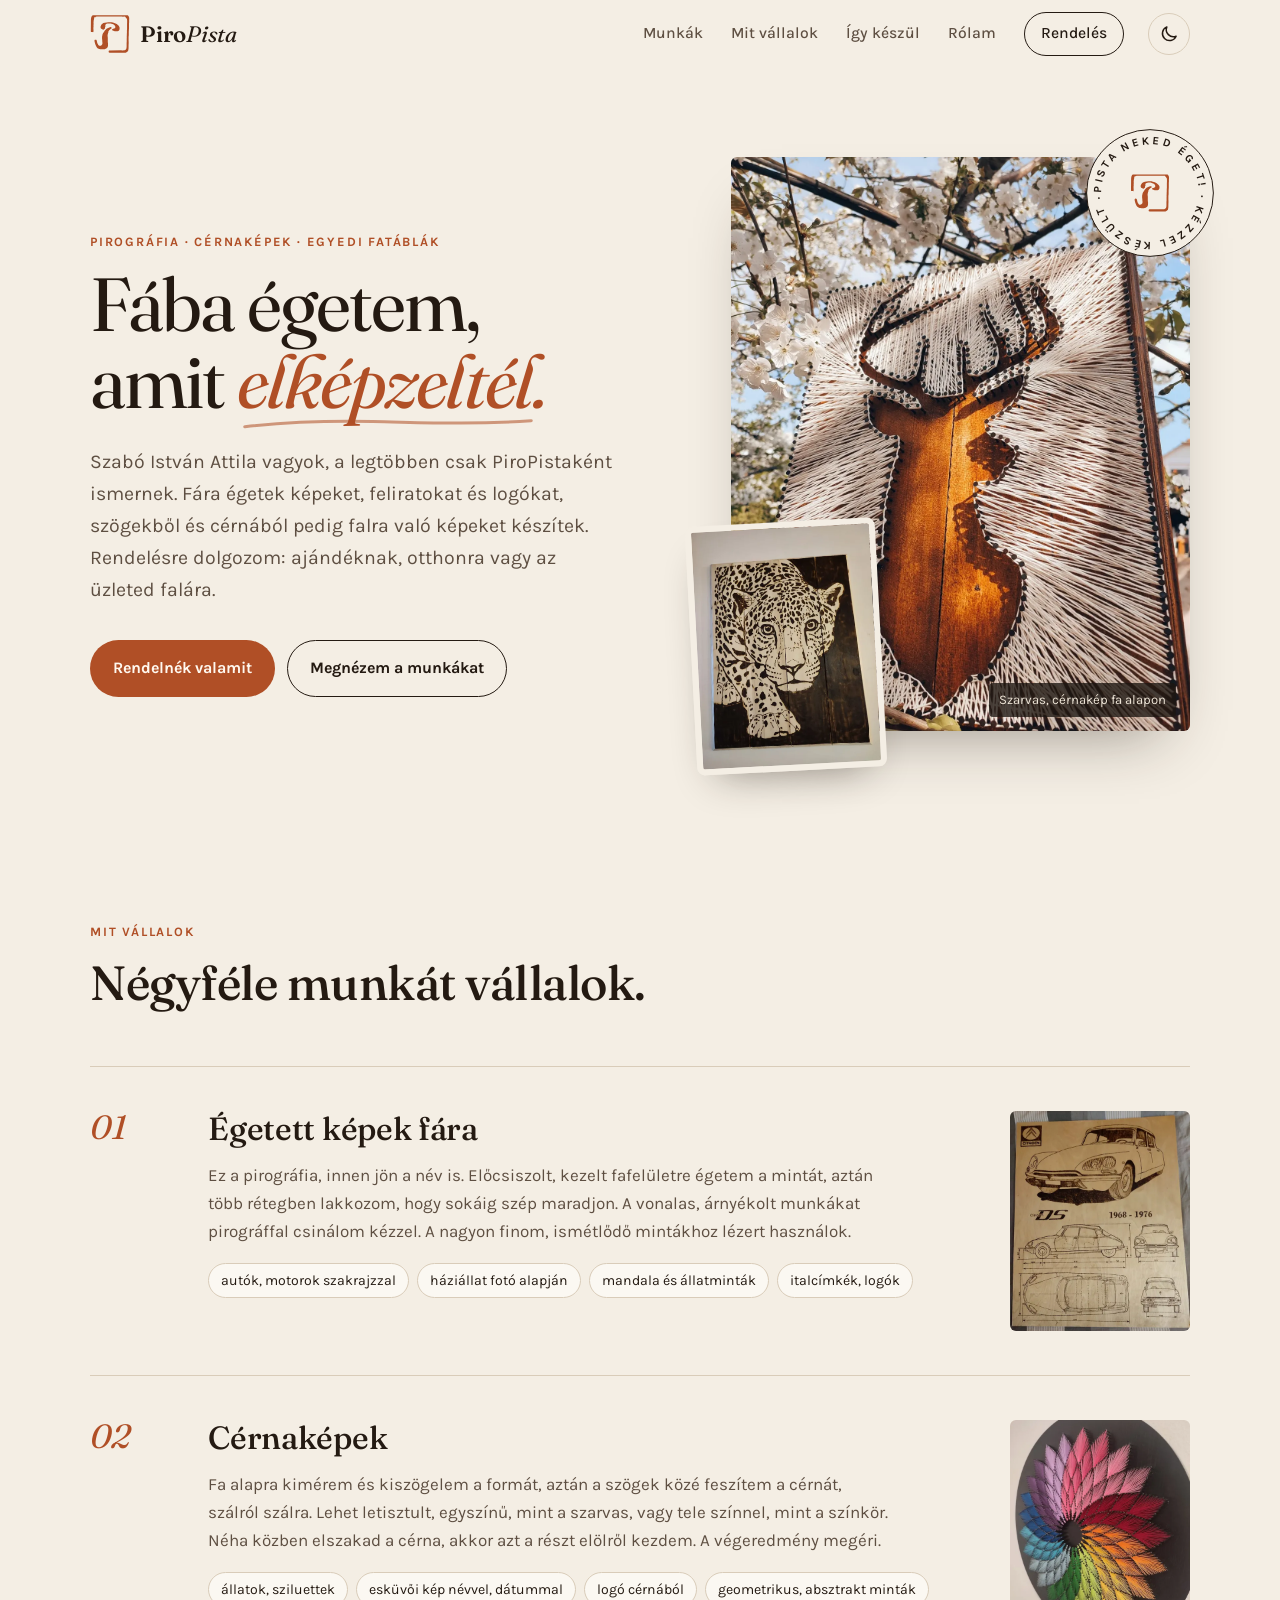
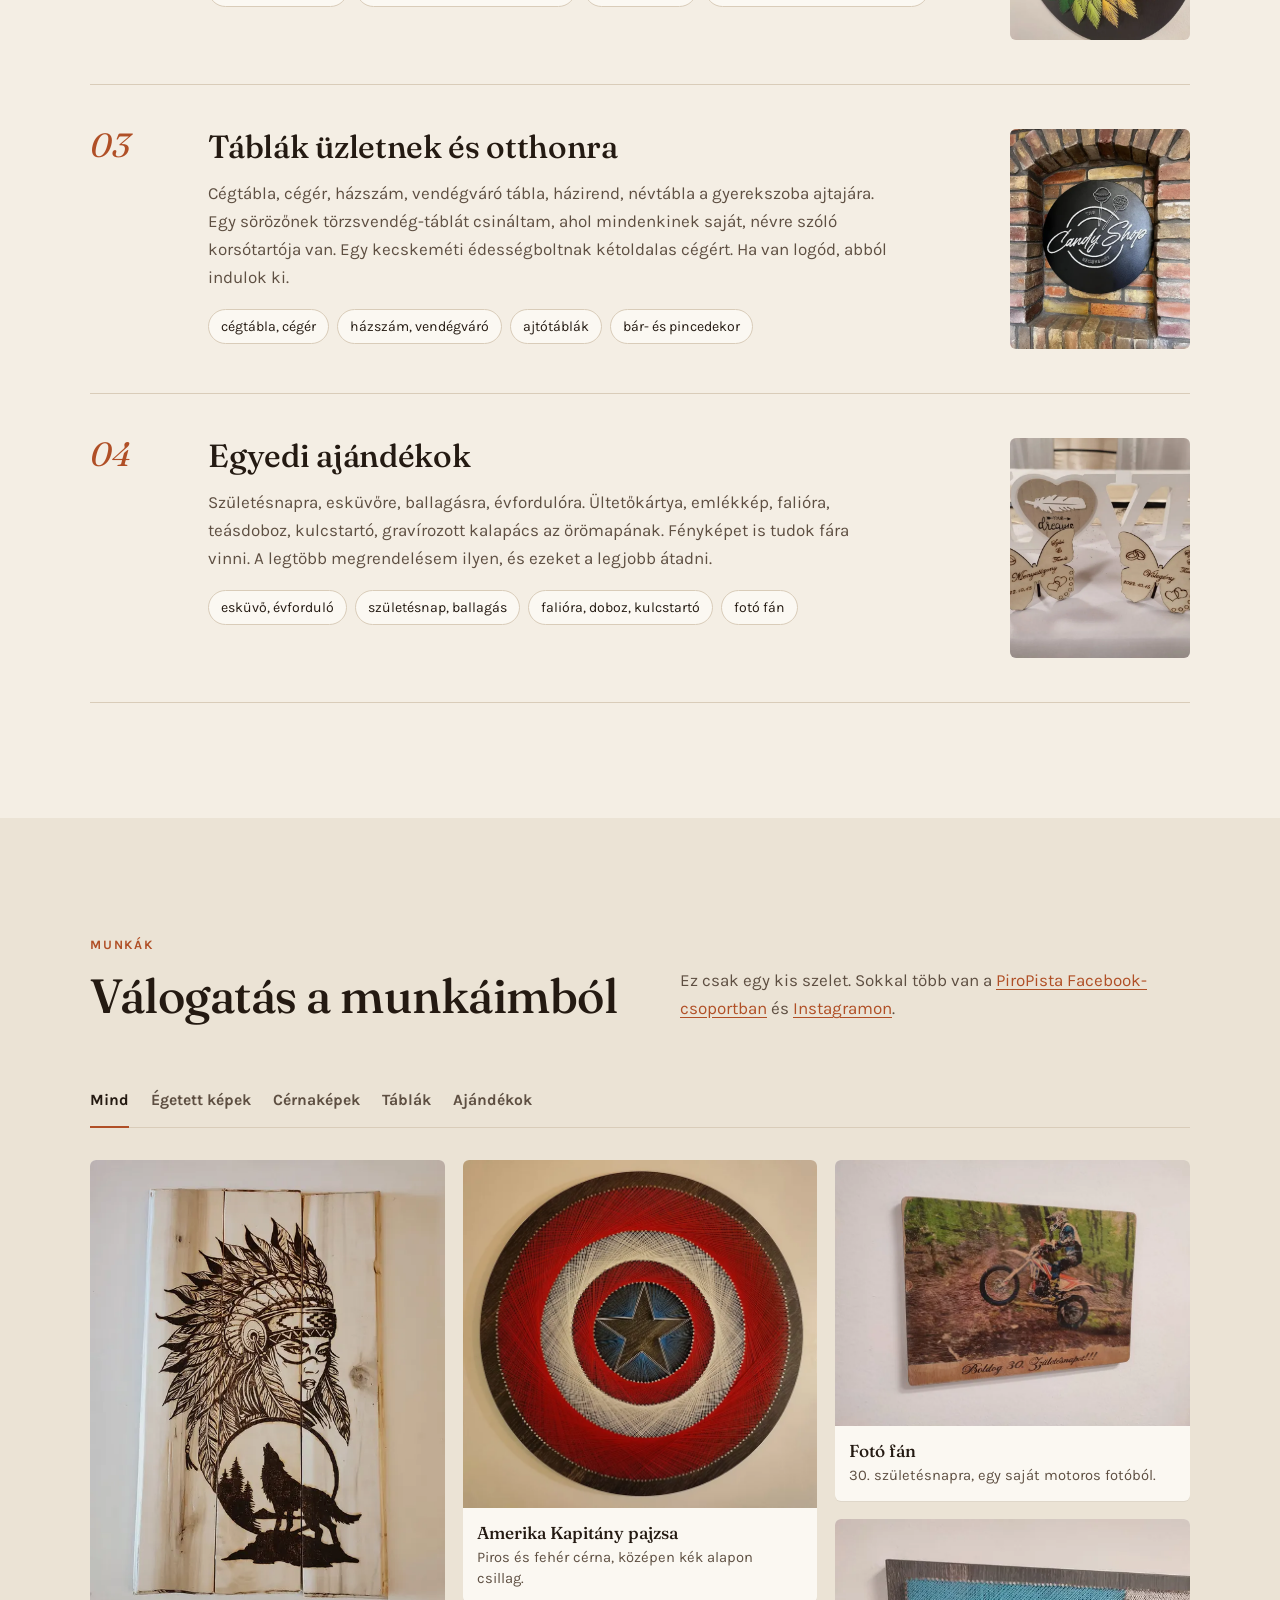
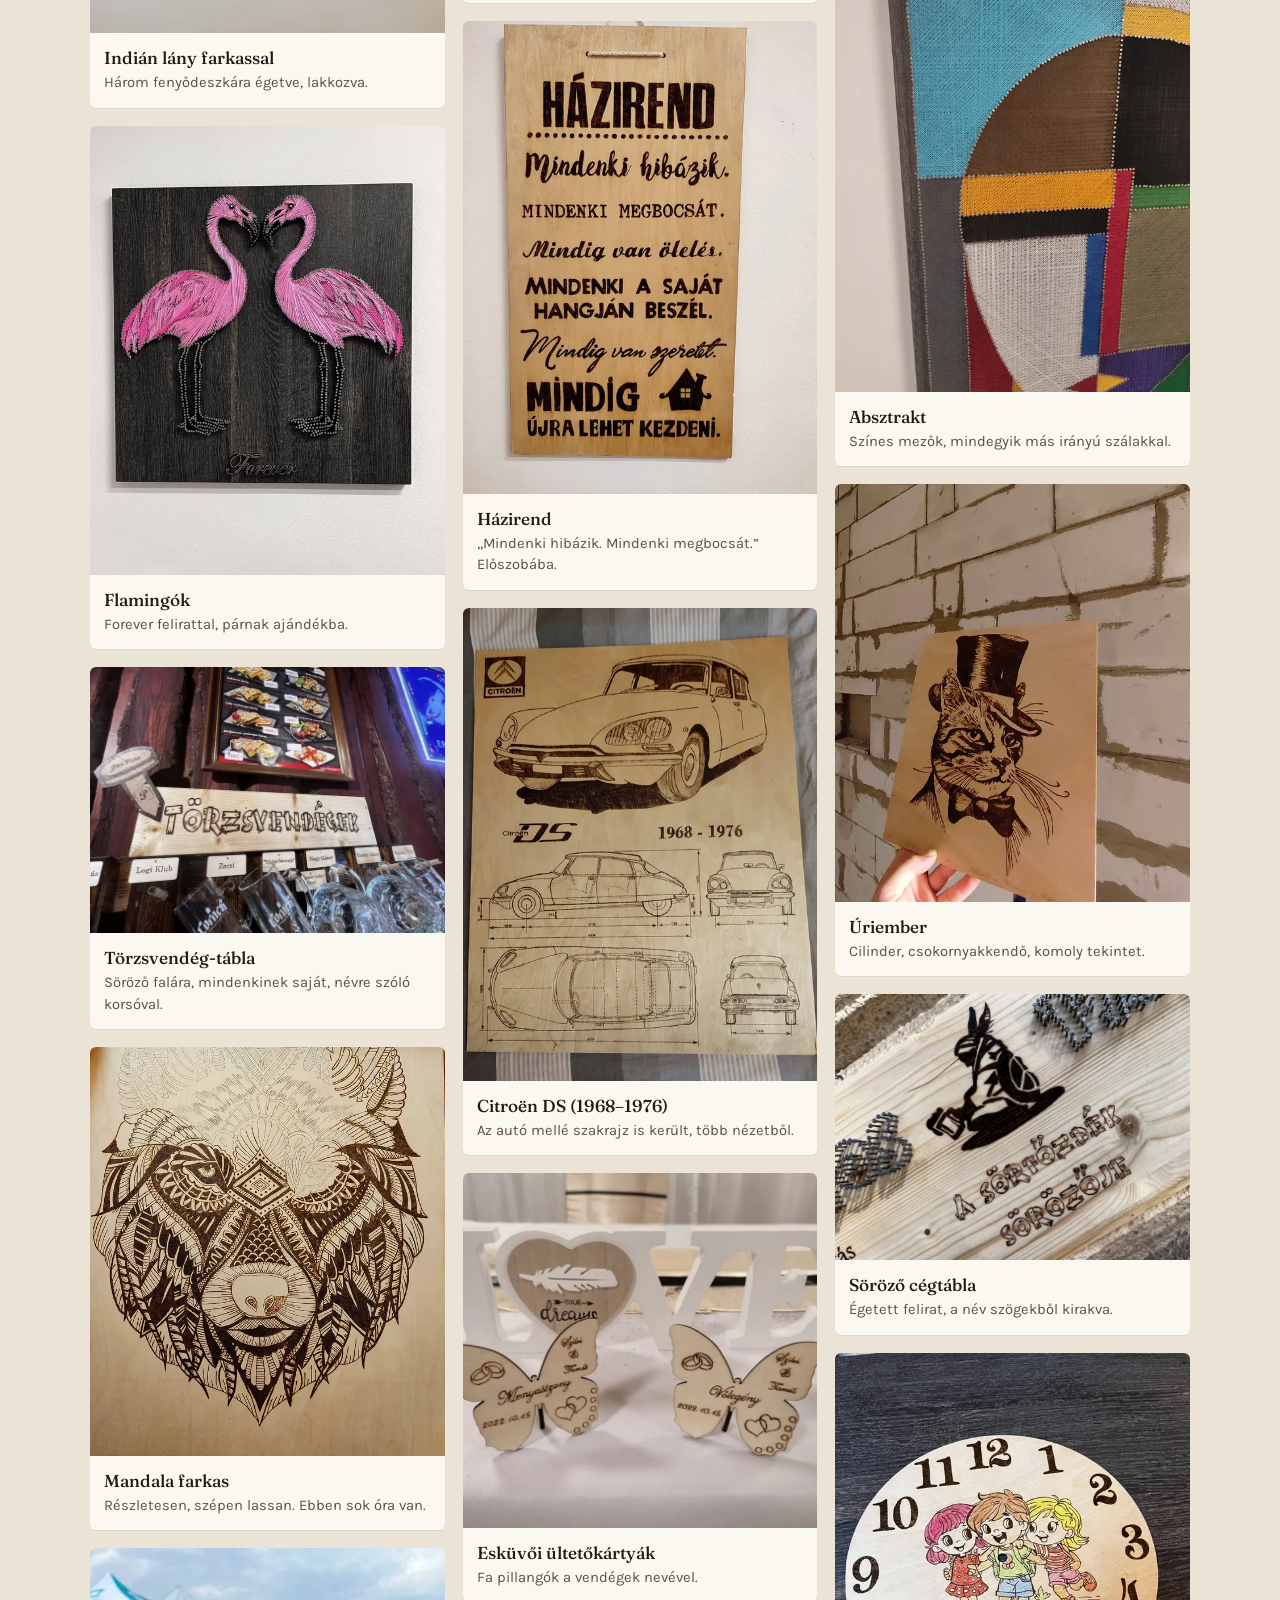
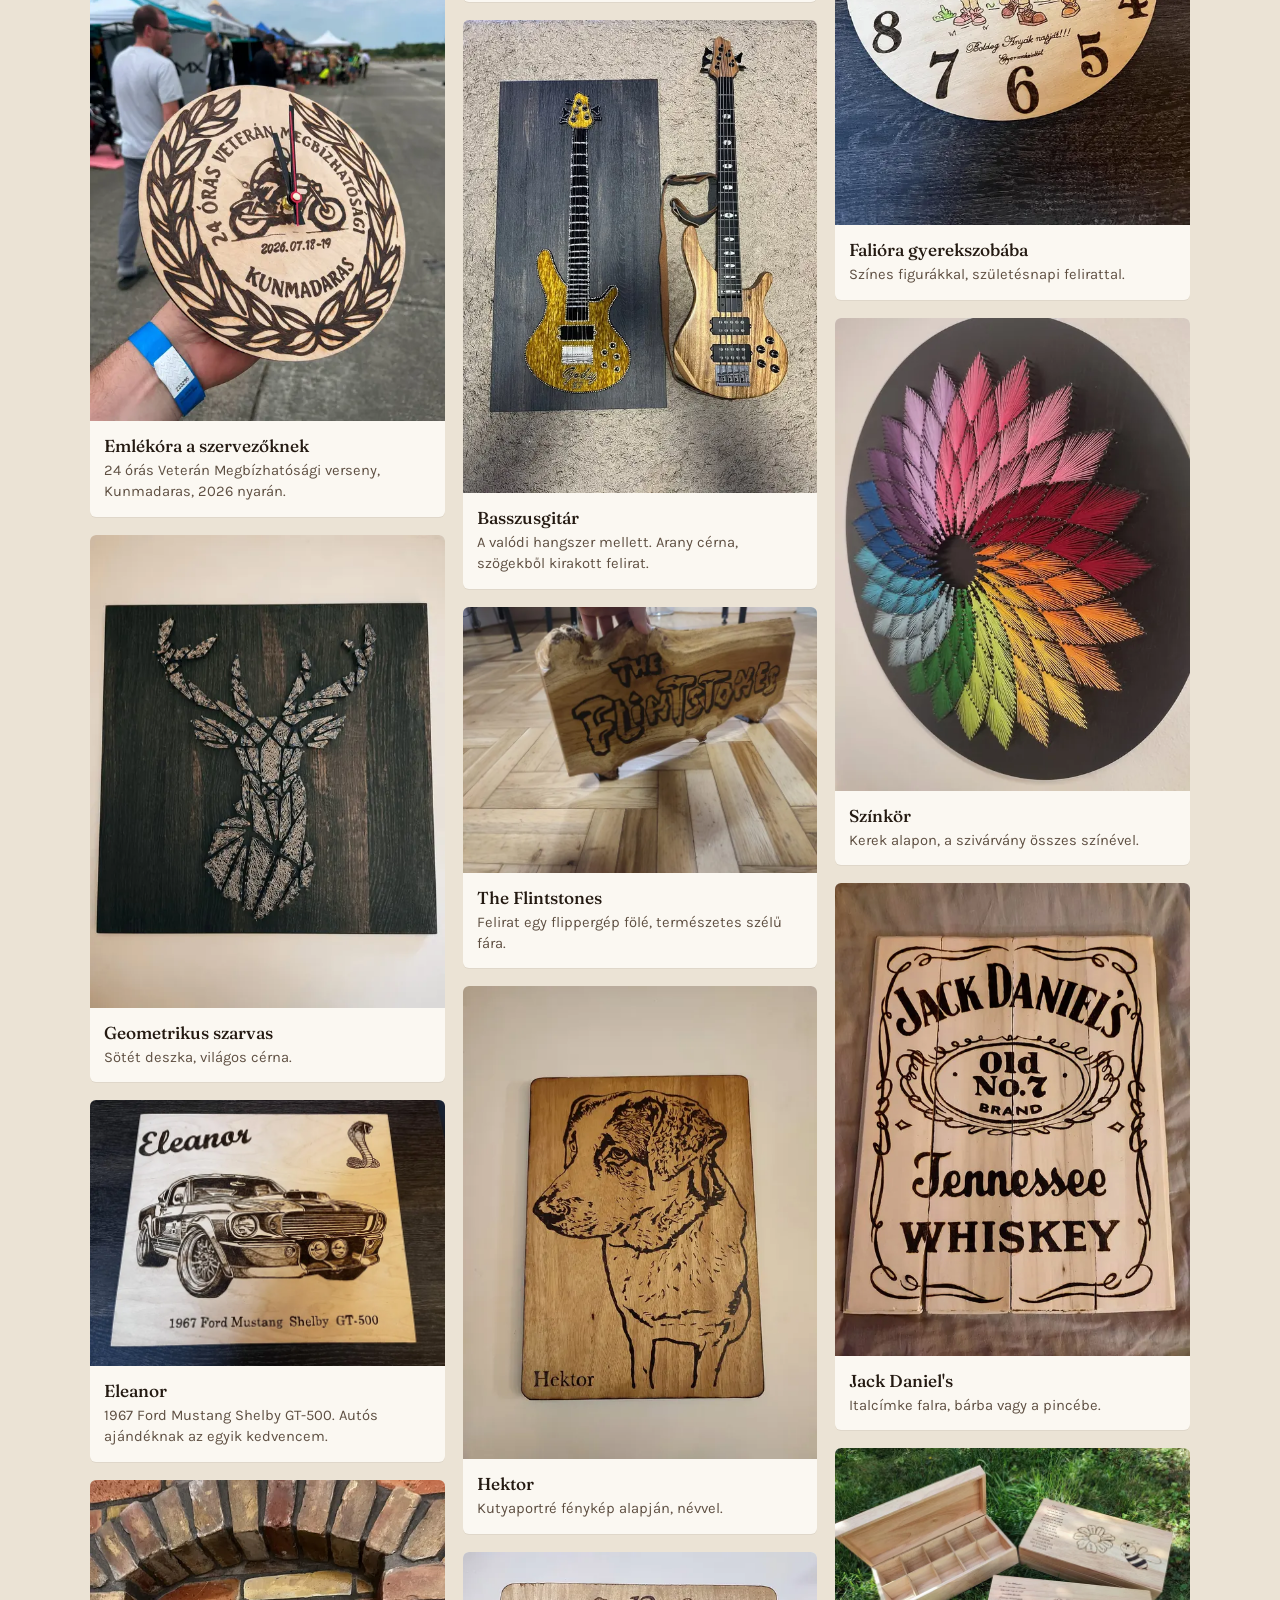
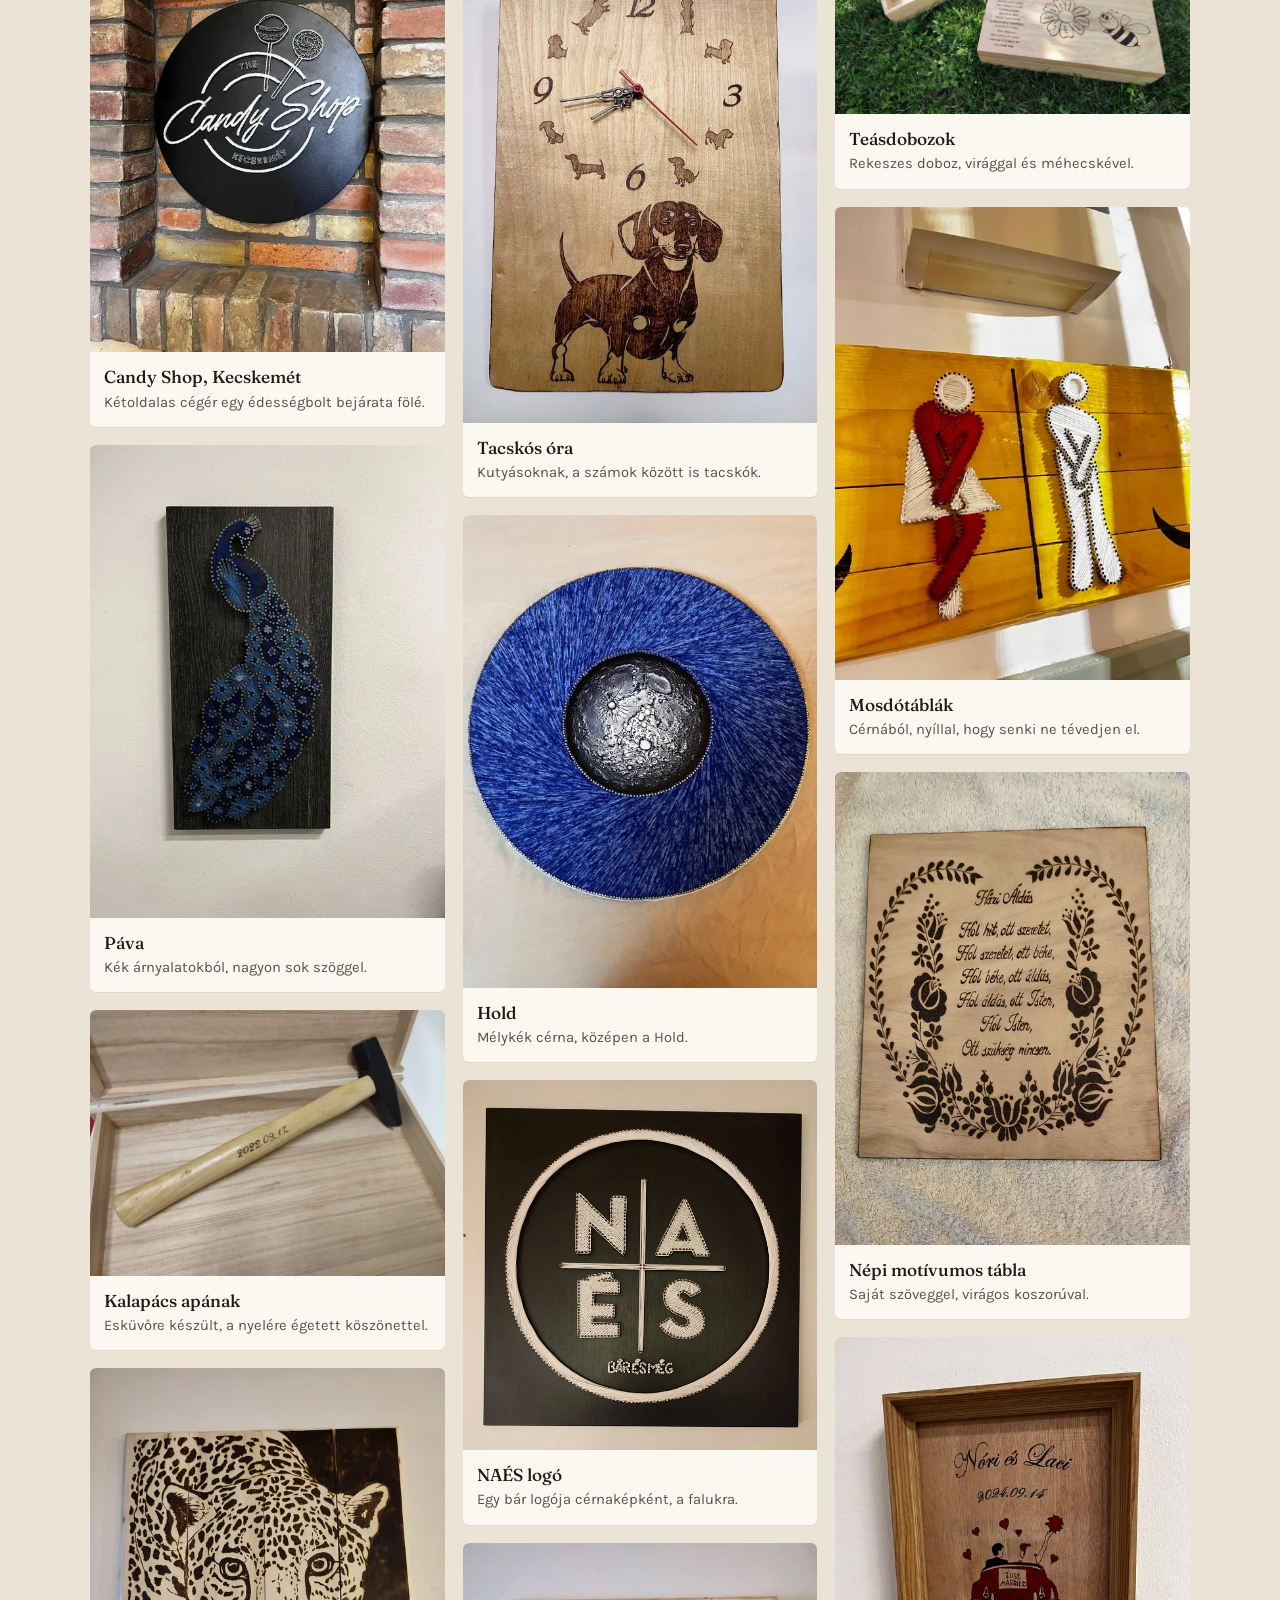
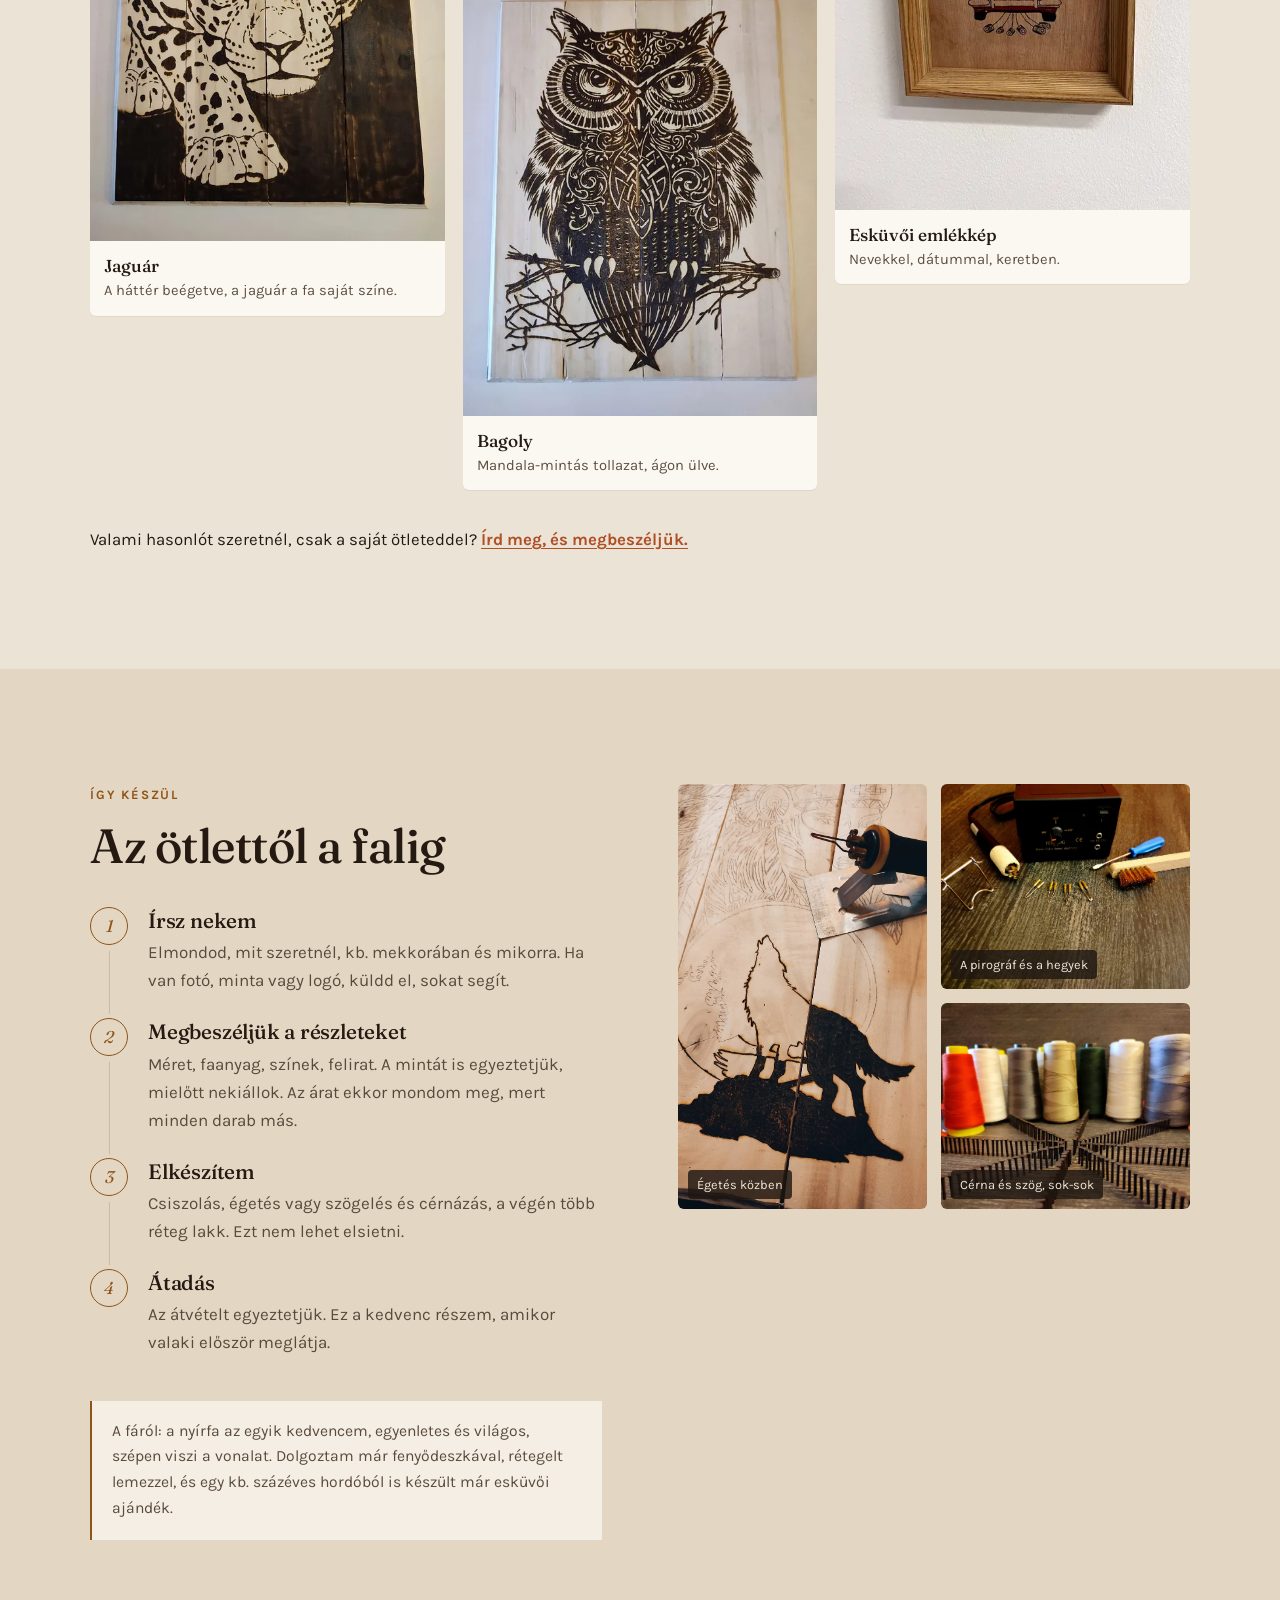
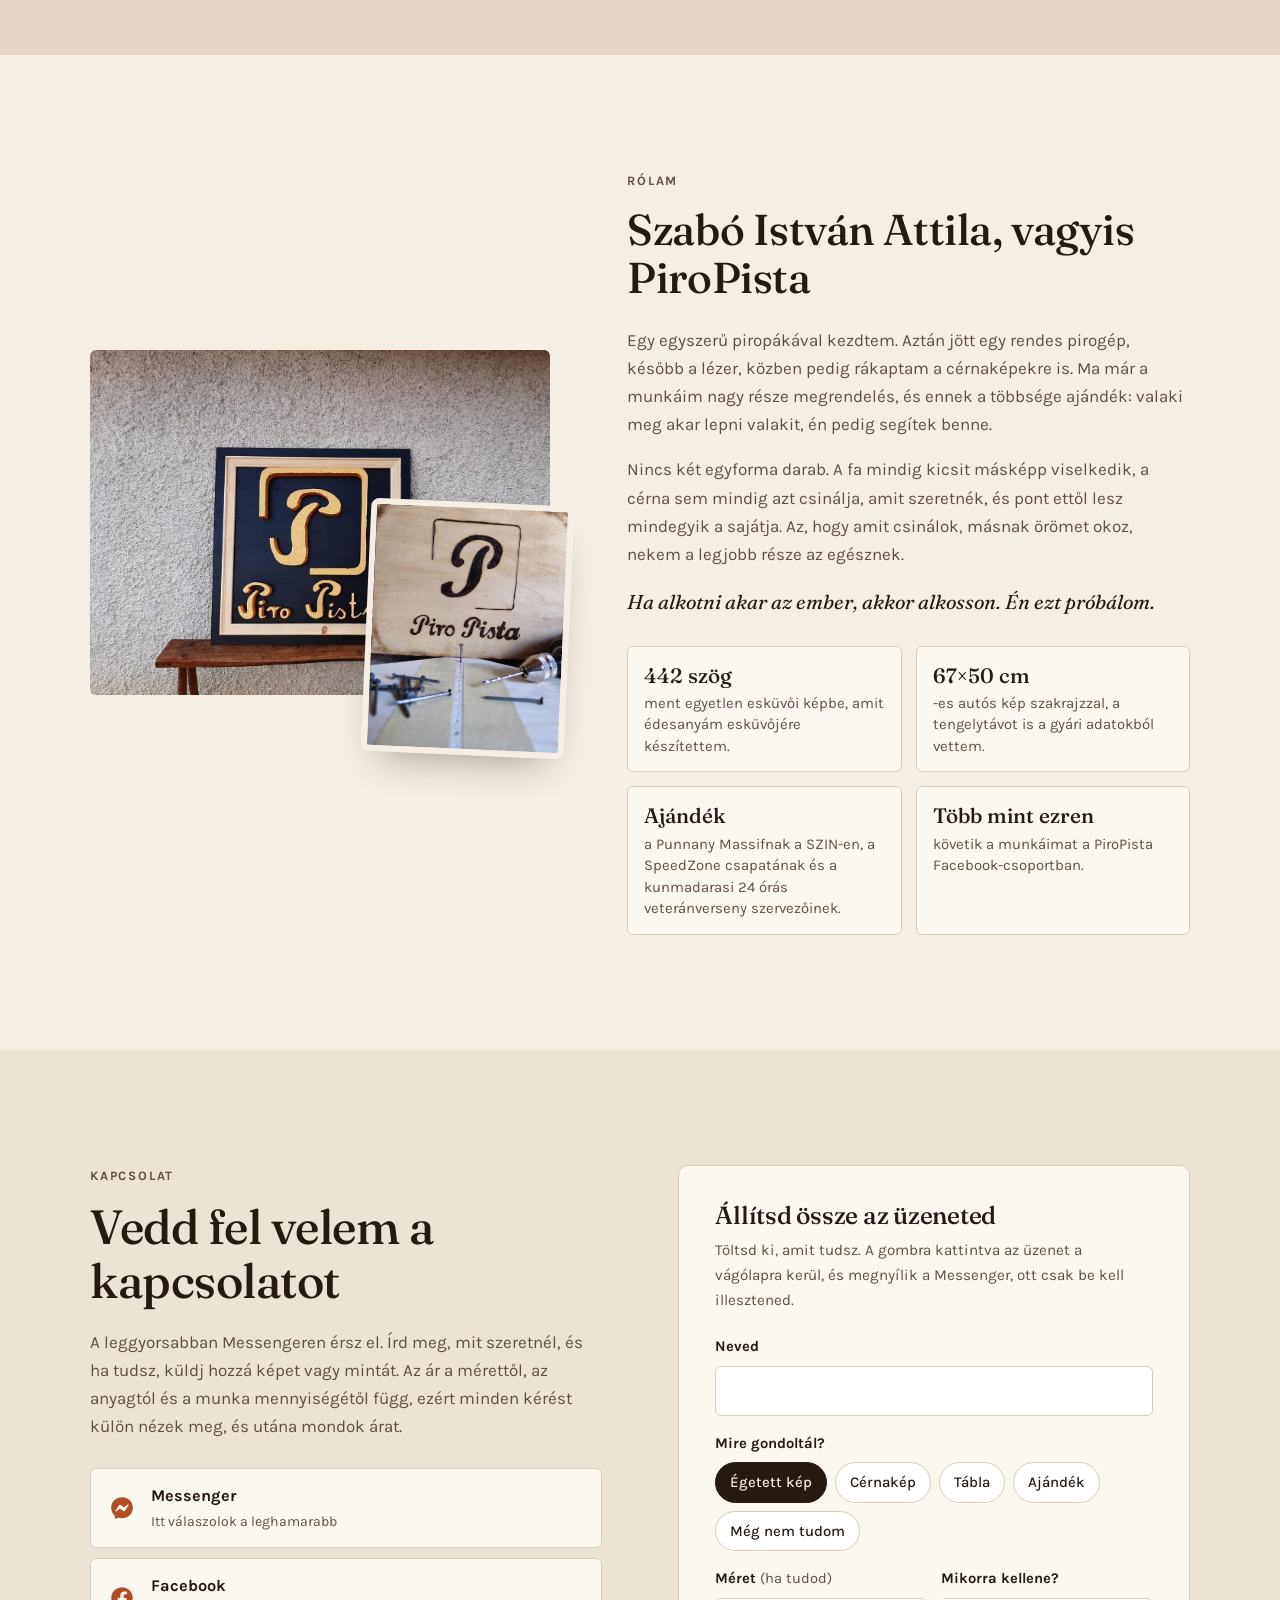
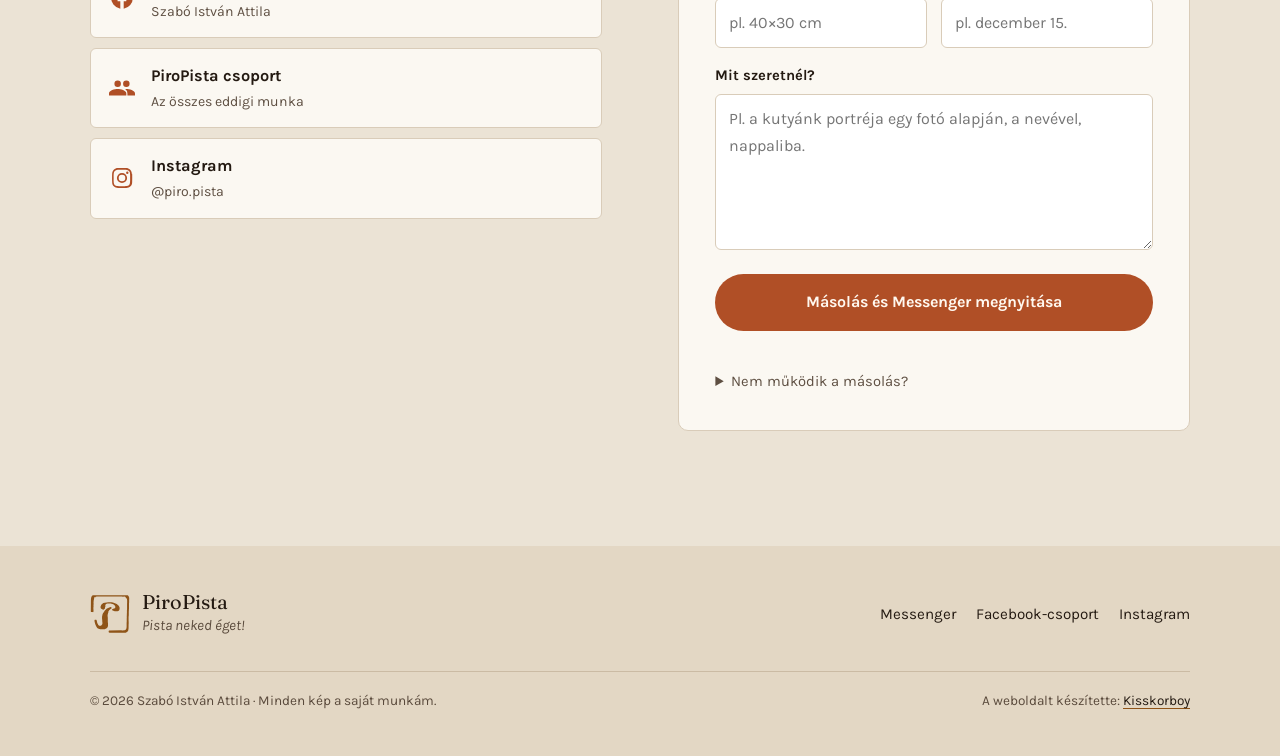
<file: index.html>
<!doctype html>
<html lang="hu">
<head>
  <meta charset="utf-8">
  <meta name="viewport" content="width=device-width, initial-scale=1">
  <title>PiroPista – pirográfia, cérnaképek, egyedi fatáblák</title>
  <meta name="description" content="Szabó István Attila (PiroPista) kézzel készített munkái: fába égetett képek, cérnaképek, cégtáblák és egyedi ajándékok rendelésre.">
  <link rel="canonical" href="https://piropista.hu/">
  <meta name="theme-color" content="#f4eee4">
  <meta name="color-scheme" content="light dark">
  <script>
    // Téma beállítása még kirajzolás előtt, hogy ne villanjon
    (function () {
      try {
        var t = localStorage.getItem("tema");
        if (t === "light" || t === "dark") document.documentElement.setAttribute("data-theme", t);
      } catch (e) {}
    })();
  </script>

  <meta property="og:type" content="website">
  <meta property="og:locale" content="hu_HU">
  <meta property="og:site_name" content="PiroPista">
  <meta property="og:title" content="PiroPista – fába égetem, amit elképzeltél">
  <meta property="og:description" content="Pirográfia, cérnaképek, cégtáblák és egyedi ajándékok rendelésre. Szabó István Attila munkái.">
  <meta property="og:url" content="https://piropista.hu/">
  <meta property="og:image" content="https://piropista.hu/img/og.jpg">
  <meta property="og:image:width" content="1200">
  <meta property="og:image:height" content="630">
  <meta name="twitter:card" content="summary_large_image">

  <link rel="icon" href="favicon.svg" type="image/svg+xml">
  <link rel="apple-touch-icon" href="img/apple-touch-icon.png">
  <link rel="preload" href="fonts/fraunces-normal-latin.woff2" as="font" type="font/woff2" crossorigin>
  <link rel="preload" href="fonts/karla-normal-latin.woff2" as="font" type="font/woff2" crossorigin>
  <link rel="stylesheet" href="css/style.css">

  <script type="application/ld+json">
  {
    "@context": "https://schema.org",
    "@type": "Person",
    "name": "Szabó István Attila",
    "alternateName": "PiroPista",
    "url": "https://piropista.hu/",
    "jobTitle": "Pirográfus, kézműves",
    "knowsAbout": ["pirográfia", "cérnakép", "string art", "fagravírozás", "egyedi ajándék"],
    "sameAs": [
      "https://www.facebook.com/ecko6",
      "https://www.facebook.com/groups/2802925033284718/",
      "https://www.instagram.com/piro.pista/"
    ]
  }
  </script>
</head>
<body>
  <a class="skip" href="#tartalom">Ugrás a tartalomra</a>

  <header class="site-header" id="fejlec">
    <div class="wrap header-inner">
      <a class="brand" href="#" aria-label="PiroPista – vissza az oldal tetejére">
        <svg class="brand-mark" viewBox="0 0 100 100" aria-hidden="true"><use href="#logo-p"/></svg>
        <span class="brand-name">Piro<span>Pista</span></span>
      </a>
      <nav class="nav" id="menu" aria-label="Fő navigáció">
        <a href="#munkak">Munkák</a>
        <a href="#mit-vallalok">Mit vállalok</a>
        <a href="#igy-keszul">Így készül</a>
        <a href="#rolam">Rólam</a>
        <a class="nav-cta" href="#kapcsolat">Rendelés</a>
      </nav>
      <div class="header-tools">
        <button class="theme-toggle" type="button" aria-label="Sötét mód bekapcsolása" title="Világos / sötét mód">
          <svg class="ico-moon" viewBox="0 0 24 24" aria-hidden="true"><path d="M20.5 14.6A8.5 8.5 0 0 1 9.4 3.5a8.5 8.5 0 1 0 11.1 11.1Z" fill="none" stroke="currentColor" stroke-width="1.8" stroke-linejoin="round"/></svg>
          <svg class="ico-sun" viewBox="0 0 24 24" aria-hidden="true"><g fill="none" stroke="currentColor" stroke-width="1.8" stroke-linecap="round"><circle cx="12" cy="12" r="4.2"/><path d="M12 2.5v2.2M12 19.3v2.2M2.5 12h2.2M19.3 12h2.2M5.3 5.3l1.5 1.5M17.2 17.2l1.5 1.5M5.3 18.7l1.5-1.5M17.2 6.8l1.5-1.5"/></g></svg>
        </button>
        <button class="nav-toggle" type="button" aria-expanded="false" aria-controls="menu">
          <span class="nav-toggle-bars" aria-hidden="true"></span>
          <span class="sr-only">Menü</span>
        </button>
      </div>
    </div>
  </header>

  <main id="tartalom">

    <!-- Nyitó -->
    <section class="hero">
      <div class="wrap hero-grid">
        <div class="hero-text">
          <p class="kicker">Pirográfia · cérnaképek · egyedi fatáblák</p>
          <h1>Fába égetem, amit <em class="burn">elképzeltél.</em></h1>
          <p class="lead">Szabó István Attila vagyok, a legtöbben csak PiroPistaként ismernek. Fára égetek képeket, feliratokat és logókat, szögekből és cérnából pedig falra való képeket készítek. Rendelésre dolgozom: ajándéknak, otthonra vagy az üzleted falára.</p>
          <div class="hero-actions">
            <a class="btn btn-primary" href="#kapcsolat">Rendelnék valamit</a>
            <a class="btn btn-ghost" href="#munkak">Megnézem a munkákat</a>
          </div>
        </div>
        <div class="hero-media">
          <figure class="hero-main">
            <img src="img/munkak/szarvas.webp" width="1200" height="1600" alt="Szarvas formájú cérnakép: a fa alapon a szarvas sziluettje, körülötte sűrűn feszített fehér cérna" fetchpriority="high">
            <figcaption>Szarvas, cérnakép fa alapon</figcaption>
          </figure>
          <figure class="hero-side">
            <img src="img/munkak/kicsi/jaguar.webp" width="540" height="720" alt="Fára égetett jaguár, sötét háttérrel" loading="lazy">
          </figure>
          <svg class="stamp" viewBox="0 0 200 200" aria-hidden="true">
            <defs><path id="kor" d="M100,100 m-74,0 a74,74 0 1,1 148,0 a74,74 0 1,1 -148,0"/></defs>
            <circle cx="100" cy="100" r="96" class="stamp-ring"/>
            <text class="stamp-text"><textPath href="#kor" startOffset="0" textLength="458" lengthAdjust="spacing">Pista neked éget! · kézzel készült ·</textPath></text>
            <use href="#logo-p" x="70" y="70" width="60" height="60" class="stamp-p"/>
          </svg>
        </div>
      </div>
    </section>

    <!-- Szolgáltatások -->
    <section class="section services" id="mit-vallalok" aria-labelledby="mit-vallalok-cim">
      <div class="wrap">
        <header class="section-head">
          <p class="kicker">Mit vállalok</p>
          <h2 id="mit-vallalok-cim">Négyféle munkát vállalok.</h2>
        </header>

        <div class="service-list">
          <article class="service">
            <span class="service-num">01</span>
            <div class="service-body">
              <h3>Égetett képek fára</h3>
              <p>Ez a pirográfia, innen jön a név is. Előcsiszolt, kezelt fafelületre égetem a mintát, aztán több rétegben lakkozom, hogy sokáig szép maradjon. A vonalas, árnyékolt munkákat pirográffal csinálom kézzel. A nagyon finom, ismétlődő mintákhoz lézert használok.</p>
              <ul class="tags">
                <li>autók, motorok szakrajzzal</li>
                <li>háziállat fotó alapján</li>
                <li>mandala és állatminták</li>
                <li>italcímkék, logók</li>
              </ul>
            </div>
            <img class="service-img" src="img/munkak/kicsi/citroen-ds.webp" width="540" height="720" alt="Citroën DS fára égetve, szakrajzzal" loading="lazy">
          </article>

          <article class="service">
            <span class="service-num">02</span>
            <div class="service-body">
              <h3>Cérnaképek</h3>
              <p>Fa alapra kimérem és kiszögelem a formát, aztán a szögek közé feszítem a cérnát, szálról szálra. Lehet letisztult, egyszínű, mint a szarvas, vagy tele színnel, mint a színkör. Néha közben elszakad a cérna, akkor azt a részt elölről kezdem. A végeredmény megéri.</p>
              <ul class="tags">
                <li>állatok, sziluettek</li>
                <li>esküvői kép névvel, dátummal</li>
                <li>logó cérnából</li>
                <li>geometrikus, absztrakt minták</li>
              </ul>
            </div>
            <img class="service-img" src="img/munkak/kicsi/szinkor.webp" width="540" height="720" alt="Kerek színkör cérnakép, a szivárvány színeivel" loading="lazy">
          </article>

          <article class="service">
            <span class="service-num">03</span>
            <div class="service-body">
              <h3>Táblák üzletnek és otthonra</h3>
              <p>Cégtábla, cégér, házszám, vendégváró tábla, házirend, névtábla a gyerekszoba ajtajára. Egy sörözőnek törzsvendég-táblát csináltam, ahol mindenkinek saját, névre szóló korsótartója van. Egy kecskeméti édességboltnak kétoldalas cégért. Ha van logód, abból indulok ki.</p>
              <ul class="tags">
                <li>cégtábla, cégér</li>
                <li>házszám, vendégváró</li>
                <li>ajtótáblák</li>
                <li>bár- és pincedekor</li>
              </ul>
            </div>
            <img class="service-img" src="img/munkak/kicsi/candy-shop.webp" width="540" height="720" alt="Kerek, fekete Candy Shop cégér egy kecskeméti édességboltnak" loading="lazy">
          </article>

          <article class="service">
            <span class="service-num">04</span>
            <div class="service-body">
              <h3>Egyedi ajándékok</h3>
              <p>Születésnapra, esküvőre, ballagásra, évfordulóra. Ültetőkártya, emlékkép, falióra, teásdoboz, kulcstartó, gravírozott kalapács az örömapának. Fényképet is tudok fára vinni. A legtöbb megrendelésem ilyen, és ezeket a legjobb átadni.</p>
              <ul class="tags">
                <li>esküvő, évforduló</li>
                <li>születésnap, ballagás</li>
                <li>falióra, doboz, kulcstartó</li>
                <li>fotó fán</li>
              </ul>
            </div>
            <img class="service-img" src="img/munkak/kicsi/eskuvoi-pillangok.webp" width="720" height="720" alt="Fa pillangó alakú esküvői ültetőkártyák" loading="lazy">
          </article>
        </div>
      </div>
    </section>

    <!-- Galéria -->
    <section class="section gallery" id="munkak" aria-labelledby="munkak-cim">
      <div class="wrap">
        <header class="section-head section-head--row">
          <div>
            <p class="kicker">Munkák</p>
            <h2 id="munkak-cim">Válogatás a munkáimból</h2>
          </div>
          <p class="section-note">Ez csak egy kis szelet. Sokkal több van a <a href="https://www.facebook.com/groups/2802925033284718/" target="_blank" rel="noopener">PiroPista Facebook-csoportban</a> és <a href="https://www.instagram.com/piro.pista/" target="_blank" rel="noopener">Instagramon</a>.</p>
        </header>

        <div class="filters" role="group" aria-label="Szűrés kategória szerint">
          <button type="button" class="filter is-active" data-filter="*" aria-pressed="true">Mind</button>
          <button type="button" class="filter" data-filter="egetett" aria-pressed="false">Égetett képek</button>
          <button type="button" class="filter" data-filter="cerna" aria-pressed="false">Cérnaképek</button>
          <button type="button" class="filter" data-filter="tabla" aria-pressed="false">Táblák</button>
          <button type="button" class="filter" data-filter="ajandek" aria-pressed="false">Ajándékok</button>
        </div>

        <div class="grid" id="galeria">
          <figure class="item" data-cat="egetett">
            <a href="img/munkak/indian-lany-farkas.webp" data-w="1200" data-h="1600">
              <img src="img/munkak/kicsi/indian-lany-farkas.webp" width="540" height="720" loading="lazy" alt="Tollkoronás indián lány és üvöltő farkas, fenyődeszkára égetve">
            </a>
            <figcaption><strong>Indián lány farkassal</strong><span>Három fenyődeszkára égetve, lakkozva.</span></figcaption>
          </figure>

          <figure class="item" data-cat="cerna">
            <a href="img/munkak/flamingok.webp" data-w="1262" data-h="1600">
              <img src="img/munkak/kicsi/flamingok.webp" width="568" height="720" loading="lazy" alt="Két rózsaszín flamingó cérnakép sötét fa alapon, Forever felirattal">
            </a>
            <figcaption><strong>Flamingók</strong><span>Forever felirattal, párnak ajándékba.</span></figcaption>
          </figure>

          <figure class="item" data-cat="tabla">
            <a href="img/munkak/torzsvendeg-tabla.webp" data-w="1600" data-h="1200">
              <img src="img/munkak/kicsi/torzsvendeg-tabla.webp" width="720" height="540" loading="lazy" alt="Törzsvendégek feliratú tábla egy söröző falán, névre szóló korsótartókkal">
            </a>
            <figcaption><strong>Törzsvendég-tábla</strong><span>Söröző falára, mindenkinek saját, névre szóló korsóval.</span></figcaption>
          </figure>

          <figure class="item" data-cat="egetett">
            <a href="img/munkak/mandala-farkas.webp" data-w="1390" data-h="1600">
              <img src="img/munkak/kicsi/mandala-farkas.webp" width="625" height="720" loading="lazy" alt="Mandala mintás farkasfej fára égetve">
            </a>
            <figcaption><strong>Mandala farkas</strong><span>Részletesen, szépen lassan. Ebben sok óra van.</span></figcaption>
          </figure>

          <figure class="item" data-cat="ajandek">
            <a href="img/munkak/veteran-emlekora.webp" data-w="1200" data-h="1600">
              <img src="img/munkak/kicsi/veteran-emlekora.webp" width="540" height="720" loading="lazy" alt="Kerek fa emlékóra motoros grafikával: 24 órás Veterán Megbízhatósági, Kunmadaras">
            </a>
            <figcaption><strong>Emlékóra a szervezőknek</strong><span>24 órás Veterán Megbízhatósági verseny, Kunmadaras, 2026 nyarán.</span></figcaption>
          </figure>

          <figure class="item" data-cat="cerna">
            <a href="img/munkak/geometrikus-szarvas.webp" data-w="1200" data-h="1600">
              <img src="img/munkak/kicsi/geometrikus-szarvas.webp" width="540" height="720" loading="lazy" alt="Geometrikus szarvasfej cérnakép sötét deszkán">
            </a>
            <figcaption><strong>Geometrikus szarvas</strong><span>Sötét deszka, világos cérna.</span></figcaption>
          </figure>

          <figure class="item" data-cat="egetett">
            <a href="img/munkak/mustang-eleanor.webp" data-w="1600" data-h="1200">
              <img src="img/munkak/kicsi/mustang-eleanor.webp" width="720" height="540" loading="lazy" alt="1967-es Ford Mustang Shelby GT-500 Eleanor fára égetve">
            </a>
            <figcaption><strong>Eleanor</strong><span>1967 Ford Mustang Shelby GT-500. Autós ajándéknak az egyik kedvencem.</span></figcaption>
          </figure>

          <figure class="item" data-cat="tabla">
            <a href="img/munkak/candy-shop.webp" data-w="1200" data-h="1600">
              <img src="img/munkak/kicsi/candy-shop.webp" width="540" height="720" loading="lazy" alt="Kerek Candy Shop cégér egy kecskeméti üzlet falán">
            </a>
            <figcaption><strong>Candy Shop, Kecskemét</strong><span>Kétoldalas cégér egy édességbolt bejárata fölé.</span></figcaption>
          </figure>

          <figure class="item" data-cat="cerna">
            <a href="img/munkak/pava.webp" data-w="1200" data-h="1600">
              <img src="img/munkak/kicsi/pava.webp" width="540" height="720" loading="lazy" alt="Kék páva cérnakép sötét fa alapon">
            </a>
            <figcaption><strong>Páva</strong><span>Kék árnyalatokból, nagyon sok szöggel.</span></figcaption>
          </figure>

          <figure class="item" data-cat="ajandek">
            <a href="img/munkak/kalapacs.webp" data-w="1600" data-h="1200">
              <img src="img/munkak/kicsi/kalapacs.webp" width="720" height="540" loading="lazy" alt="Kalapács, a nyelére égetett dátummal">
            </a>
            <figcaption><strong>Kalapács apának</strong><span>Esküvőre készült, a nyelére égetett köszönettel.</span></figcaption>
          </figure>

          <figure class="item" data-cat="egetett">
            <a href="img/munkak/jaguar.webp" data-w="1200" data-h="1600">
              <img src="img/munkak/kicsi/jaguar.webp" width="540" height="720" loading="lazy" alt="Lopakodó jaguár fára égetve, sötét háttérrel">
            </a>
            <figcaption><strong>Jaguár</strong><span>A háttér beégetve, a jaguár a fa saját színe.</span></figcaption>
          </figure>

          <figure class="item" data-cat="cerna">
            <a href="img/munkak/amerika-kapitany.webp" data-w="1600" data-h="1566">
              <img src="img/munkak/kicsi/amerika-kapitany.webp" width="720" height="705" loading="lazy" alt="Amerika Kapitány pajzsa cérnaképként, piros-fehér körökkel és kék közepű csillaggal">
            </a>
            <figcaption><strong>Amerika Kapitány pajzsa</strong><span>Piros és fehér cérna, középen kék alapon csillag.</span></figcaption>
          </figure>

          <figure class="item" data-cat="tabla">
            <a href="img/munkak/hazirend.webp" data-w="1200" data-h="1600">
              <img src="img/munkak/kicsi/hazirend.webp" width="540" height="720" loading="lazy" alt="Házirend feliratú égetett fatábla">
            </a>
            <figcaption><strong>Házirend</strong><span>„Mindenki hibázik. Mindenki megbocsát.” Előszobába.</span></figcaption>
          </figure>

          <figure class="item" data-cat="egetett">
            <a href="img/munkak/citroen-ds.webp" data-w="1200" data-h="1600">
              <img src="img/munkak/kicsi/citroen-ds.webp" width="540" height="720" loading="lazy" alt="Citroën DS fára égetve, oldal- és felülnézeti szakrajzzal">
            </a>
            <figcaption><strong>Citroën DS (1968–1976)</strong><span>Az autó mellé szakrajz is került, több nézetből.</span></figcaption>
          </figure>

          <figure class="item" data-cat="ajandek">
            <a href="img/munkak/eskuvoi-pillangok.webp" data-w="1440" data-h="1440">
              <img src="img/munkak/kicsi/eskuvoi-pillangok.webp" width="720" height="720" loading="lazy" alt="Fa pillangók és LOVE felirat egy esküvői asztalon">
            </a>
            <figcaption><strong>Esküvői ültetőkártyák</strong><span>Fa pillangók a vendégek nevével.</span></figcaption>
          </figure>

          <figure class="item" data-cat="cerna">
            <a href="img/munkak/basszusgitar.webp" data-w="1200" data-h="1600">
              <img src="img/munkak/kicsi/basszusgitar.webp" width="540" height="720" loading="lazy" alt="Arany színű basszusgitár cérnakép a valódi hangszer mellett">
            </a>
            <figcaption><strong>Basszusgitár</strong><span>A valódi hangszer mellett. Arany cérna, szögekből kirakott felirat.</span></figcaption>
          </figure>

          <figure class="item" data-cat="tabla">
            <a href="img/munkak/flintstones.webp" data-w="1600" data-h="1200">
              <img src="img/munkak/kicsi/flintstones.webp" width="720" height="540" loading="lazy" alt="The Flintstones felirat természetes szélű fadarabon">
            </a>
            <figcaption><strong>The Flintstones</strong><span>Felirat egy flippergép fölé, természetes szélű fára.</span></figcaption>
          </figure>

          <figure class="item" data-cat="egetett">
            <a href="img/munkak/hektor.webp" data-w="1200" data-h="1600">
              <img src="img/munkak/kicsi/hektor.webp" width="540" height="720" loading="lazy" alt="Hektor nevű kutya portréja fára égetve">
            </a>
            <figcaption><strong>Hektor</strong><span>Kutyaportré fénykép alapján, névvel.</span></figcaption>
          </figure>

          <figure class="item" data-cat="ajandek">
            <a href="img/munkak/tacskos-ora.webp" data-w="1204" data-h="1600">
              <img src="img/munkak/kicsi/tacskos-ora.webp" width="542" height="720" loading="lazy" alt="Fa falióra tacskóval és kis tacskó figurákkal">
            </a>
            <figcaption><strong>Tacskós óra</strong><span>Kutyásoknak, a számok között is tacskók.</span></figcaption>
          </figure>

          <figure class="item" data-cat="cerna">
            <a href="img/munkak/hold.webp" data-w="1200" data-h="1600">
              <img src="img/munkak/kicsi/hold.webp" width="540" height="720" loading="lazy" alt="Kerek, kék cérnakép, középen a Hold">
            </a>
            <figcaption><strong>Hold</strong><span>Mélykék cérna, középen a Hold.</span></figcaption>
          </figure>

          <figure class="item" data-cat="tabla">
            <a href="img/munkak/naes-logo.webp" data-w="1534" data-h="1600">
              <img src="img/munkak/kicsi/naes-logo.webp" width="690" height="720" loading="lazy" alt="NAÉS logó fehér cérnából fekete alapon">
            </a>
            <figcaption><strong>NAÉS logó</strong><span>Egy bár logója cérnaképként, a falukra.</span></figcaption>
          </figure>

          <figure class="item" data-cat="egetett">
            <a href="img/munkak/bagoly.webp" data-w="1200" data-h="1600">
              <img src="img/munkak/kicsi/bagoly.webp" width="540" height="720" loading="lazy" alt="Mandala mintás bagoly ágon ülve, fára égetve">
            </a>
            <figcaption><strong>Bagoly</strong><span>Mandala-mintás tollazat, ágon ülve.</span></figcaption>
          </figure>

          <figure class="item" data-cat="ajandek">
            <a href="img/munkak/motoros-kep.webp" data-w="1600" data-h="1200">
              <img src="img/munkak/kicsi/motoros-kep.webp" width="720" height="540" loading="lazy" alt="Motoros fénykép fára nyomtatva, születésnapi felirattal">
            </a>
            <figcaption><strong>Fotó fán</strong><span>30. születésnapra, egy saját motoros fotóból.</span></figcaption>
          </figure>

          <figure class="item" data-cat="cerna">
            <a href="img/munkak/absztrakt.webp" data-w="1200" data-h="1600">
              <img src="img/munkak/kicsi/absztrakt.webp" width="540" height="720" loading="lazy" alt="Absztrakt cérnakép színes mezőkkel">
            </a>
            <figcaption><strong>Absztrakt</strong><span>Színes mezők, mindegyik más irányú szálakkal.</span></figcaption>
          </figure>

          <figure class="item" data-cat="egetett">
            <a href="img/munkak/cilinderes-cica.webp" data-w="1357" data-h="1600">
              <img src="img/munkak/kicsi/cilinderes-cica.webp" width="611" height="720" loading="lazy" alt="Cilinderes, csokornyakkendős macska fára égetve">
            </a>
            <figcaption><strong>Úriember</strong><span>Cilinder, csokornyakkendő, komoly tekintet.</span></figcaption>
          </figure>

          <figure class="item" data-cat="tabla">
            <a href="img/munkak/sorozo-tabla.webp" data-w="1600" data-h="1200">
              <img src="img/munkak/kicsi/sorozo-tabla.webp" width="720" height="540" loading="lazy" alt="Söröző cégtábla égetett felirattal és szögekből kirakott betűkkel">
            </a>
            <figcaption><strong>Söröző cégtábla</strong><span>Égetett felirat, a név szögekből kirakva.</span></figcaption>
          </figure>

          <figure class="item" data-cat="ajandek">
            <a href="img/munkak/gyerekszoba-ora.webp" data-w="1200" data-h="1600">
              <img src="img/munkak/kicsi/gyerekszoba-ora.webp" width="540" height="720" loading="lazy" alt="Színes, gyerekfigurás fa falióra">
            </a>
            <figcaption><strong>Falióra gyerekszobába</strong><span>Színes figurákkal, születésnapi felirattal.</span></figcaption>
          </figure>

          <figure class="item" data-cat="cerna">
            <a href="img/munkak/szinkor.webp" data-w="1200" data-h="1600">
              <img src="img/munkak/kicsi/szinkor.webp" width="540" height="720" loading="lazy" alt="Kerek színkör cérnakép a szivárvány színeivel">
            </a>
            <figcaption><strong>Színkör</strong><span>Kerek alapon, a szivárvány összes színével.</span></figcaption>
          </figure>

          <figure class="item" data-cat="egetett">
            <a href="img/munkak/jack-daniels.webp" data-w="1200" data-h="1600">
              <img src="img/munkak/kicsi/jack-daniels.webp" width="540" height="720" loading="lazy" alt="Jack Daniel's címke fára égetve">
            </a>
            <figcaption><strong>Jack Daniel's</strong><span>Italcímke falra, bárba vagy a pincébe.</span></figcaption>
          </figure>

          <figure class="item" data-cat="ajandek">
            <a href="img/munkak/teasdobozok.webp" data-w="1600" data-h="1200">
              <img src="img/munkak/kicsi/teasdobozok.webp" width="720" height="540" loading="lazy" alt="Rekeszes fa teásdobozok virág- és méhecskemintával">
            </a>
            <figcaption><strong>Teásdobozok</strong><span>Rekeszes doboz, virággal és méhecskével.</span></figcaption>
          </figure>

          <figure class="item" data-cat="tabla">
            <a href="img/munkak/mosdo-tablak.webp" data-w="1200" data-h="1600">
              <img src="img/munkak/kicsi/mosdo-tablak.webp" width="540" height="720" loading="lazy" alt="Női és férfi mosdó jelzése cérnából, sárga fa alapon">
            </a>
            <figcaption><strong>Mosdótáblák</strong><span>Cérnából, nyíllal, hogy senki ne tévedjen el.</span></figcaption>
          </figure>

          <figure class="item" data-cat="egetett">
            <a href="img/munkak/nepi-motivumos-tabla.webp" data-w="1200" data-h="1600">
              <img src="img/munkak/kicsi/nepi-motivumos-tabla.webp" width="540" height="720" loading="lazy" alt="Népi virágmotívumos keretben égetett szöveg fatáblán">
            </a>
            <figcaption><strong>Népi motívumos tábla</strong><span>Saját szöveggel, virágos koszorúval.</span></figcaption>
          </figure>

          <figure class="item" data-cat="ajandek">
            <a href="img/munkak/eskuvoi-emlekkep.webp" data-w="1200" data-h="1600">
              <img src="img/munkak/kicsi/eskuvoi-emlekkep.webp" width="540" height="720" loading="lazy" alt="Bekeretezett esküvői emlékkép nevekkel, dátummal és autóval">
            </a>
            <figcaption><strong>Esküvői emlékkép</strong><span>Nevekkel, dátummal, keretben.</span></figcaption>
          </figure>
        </div>

        <p class="gallery-more">Valami hasonlót szeretnél, csak a saját ötleteddel? <a href="#kapcsolat">Írd meg, és megbeszéljük.</a></p>
      </div>
    </section>

    <!-- Folyamat -->
    <section class="section process" id="igy-keszul" aria-labelledby="igy-keszul-cim">
      <div class="wrap process-grid">
        <div class="process-text">
          <p class="kicker">Így készül</p>
          <h2 id="igy-keszul-cim">Az ötlettől a falig</h2>
          <ol class="steps">
            <li>
              <h3>Írsz nekem</h3>
              <p>Elmondod, mit szeretnél, kb. mekkorában és mikorra. Ha van fotó, minta vagy logó, küldd el, sokat segít.</p>
            </li>
            <li>
              <h3>Megbeszéljük a részleteket</h3>
              <p>Méret, faanyag, színek, felirat. A mintát is egyeztetjük, mielőtt nekiállok. Az árat ekkor mondom meg, mert minden darab más.</p>
            </li>
            <li>
              <h3>Elkészítem</h3>
              <p>Csiszolás, égetés vagy szögelés és cérnázás, a végén több réteg lakk. Ezt nem lehet elsietni.</p>
            </li>
            <li>
              <h3>Átadás</h3>
              <p>Az átvételt egyeztetjük. Ez a kedvenc részem, amikor valaki először meglátja.</p>
            </li>
          </ol>
          <p class="material-note">A fáról: a nyírfa az egyik kedvencem, egyenletes és világos, szépen viszi a vonalat. Dolgoztam már fenyődeszkával, rétegelt lemezzel, és egy kb. százéves hordóból is készült már esküvői ajándék.</p>
        </div>
        <div class="process-media">
          <figure class="pm pm-1">
            <img src="img/muhely/egetes-kozben.webp" width="1050" height="1400" loading="lazy" alt="Félkész égetett kép, farkas sziluett a deszkán, mellette a pirográf tolla">
            <figcaption>Égetés közben</figcaption>
          </figure>
          <figure class="pm pm-2">
            <img src="img/muhely/pirograf.webp" width="1400" height="1050" loading="lazy" alt="Pirográf készülék és cserélhető égetőhegyek az asztalon">
            <figcaption>A pirográf és a hegyek</figcaption>
          </figure>
          <figure class="pm pm-3">
            <img src="img/muhely/cernak-szogek.webp" width="1400" height="1083" loading="lazy" alt="Színes cérnaorsók és szögek sorban egy deszkán">
            <figcaption>Cérna és szög, sok-sok</figcaption>
          </figure>
        </div>
      </div>
    </section>

    <!-- Rólam -->
    <section class="section about" id="rolam" aria-labelledby="rolam-cim">
      <div class="wrap about-grid">
        <div class="about-media">
          <img src="img/muhely/piropista-tabla.webp" width="1400" height="903" loading="lazy" alt="A PiroPista logó: P betű lekerekített keretben, Piro Pista felirattal, fekete-sárga fatáblán">
          <img src="img/muhely/logo-szogekkel.webp" width="1118" height="1400" loading="lazy" alt="Fára égetett PiroPista logó, előtte szögek és kézi fúró">
        </div>
        <div class="about-text">
          <p class="kicker">Rólam</p>
          <h2 id="rolam-cim">Szabó István Attila, vagyis PiroPista</h2>
          <p>Egy egyszerű piropákával kezdtem. Aztán jött egy rendes pirogép, később a lézer, közben pedig rákaptam a cérnaképekre is. Ma már a munkáim nagy része megrendelés, és ennek a többsége ajándék: valaki meg akar lepni valakit, én pedig segítek benne.</p>
          <p>Nincs két egyforma darab. A fa mindig kicsit másképp viselkedik, a cérna sem mindig azt csinálja, amit szeretnék, és pont ettől lesz mindegyik a sajátja. Az, hogy amit csinálok, másnak örömet okoz, nekem a legjobb része az egésznek.</p>
          <p>Ha alkotni akar az ember, akkor alkosson. Én ezt próbálom.</p>

          <ul class="facts">
            <li><strong>442 szög</strong> ment egyetlen esküvői képbe, amit édesanyám esküvőjére készítettem.</li>
            <li><strong>67×50 cm</strong>-es autós kép szakrajzzal, a tengelytávot is a gyári adatokból vettem.</li>
            <li><strong>Ajándék</strong> a Punnany Massifnak a SZIN-en, a SpeedZone csapatának és a kunmadarasi 24 órás veteránverseny szervezőinek.</li>
            <li><strong>Több mint ezren</strong> követik a munkáimat a PiroPista Facebook-csoportban.</li>
          </ul>
        </div>
      </div>
    </section>

    <!-- Kapcsolat -->
    <section class="section contact" id="kapcsolat" aria-labelledby="kapcsolat-cim">
      <div class="wrap contact-grid">
        <div class="contact-text">
          <p class="kicker">Kapcsolat</p>
          <h2 id="kapcsolat-cim">Vedd fel velem a kapcsolatot</h2>
          <p>A leggyorsabban Messengeren érsz el. Írd meg, mit szeretnél, és ha tudsz, küldj hozzá képet vagy mintát. Az ár a mérettől, az anyagtól és a munka mennyiségétől függ, ezért minden kérést külön nézek meg, és utána mondok árat.</p>

          <ul class="channels">
            <li>
              <a class="channel" href="https://m.me/ecko6" target="_blank" rel="noopener">
                <svg viewBox="0 0 24 24" aria-hidden="true"><path d="M12 2C6.36 2 2 6.13 2 11.7c0 2.91 1.19 5.44 3.14 7.17.16.15.26.35.27.57l.05 1.78c.02.57.6.94 1.12.71l1.99-.88c.17-.07.36-.09.53-.04.91.25 1.88.39 2.9.39 5.64 0 10-4.13 10-9.7S17.64 2 12 2Zm6 7.46-2.94 4.66a1.5 1.5 0 0 1-2.17.4l-2.34-1.75a.6.6 0 0 0-.72 0l-3.16 2.4c-.42.32-.97-.18-.69-.63l2.94-4.66a1.5 1.5 0 0 1 2.17-.4l2.34 1.75c.21.16.51.16.72 0l3.16-2.4c.42-.32.97.18.69.63Z"/></svg>
                <span><strong>Messenger</strong><small>Itt válaszolok a leghamarabb</small></span>
              </a>
            </li>
            <li>
              <a class="channel" href="https://www.facebook.com/ecko6" target="_blank" rel="noopener">
                <svg viewBox="0 0 24 24" aria-hidden="true"><path d="M22 12a10 10 0 1 0-11.56 9.88v-6.99H7.9V12h2.54V9.8c0-2.5 1.49-3.89 3.78-3.89 1.09 0 2.24.2 2.24.2v2.46h-1.26c-1.24 0-1.63.77-1.63 1.56V12h2.78l-.44 2.89h-2.34v6.99A10 10 0 0 0 22 12Z"/></svg>
                <span><strong>Facebook</strong><small>Szabó István Attila</small></span>
              </a>
            </li>
            <li>
              <a class="channel" href="https://www.facebook.com/groups/2802925033284718/" target="_blank" rel="noopener">
                <svg viewBox="0 0 24 24" aria-hidden="true"><path d="M16 11a3 3 0 1 0 0-6 3 3 0 0 0 0 6Zm-8 0a3 3 0 1 0 0-6 3 3 0 0 0 0 6Zm0 2c-2.67 0-8 1.34-8 4v2h16v-2c0-2.66-5.33-4-8-4Zm8 0c-.29 0-.62.02-.97.05A4.2 4.2 0 0 1 17 17v2h7v-2c0-2.66-5.33-4-8-4Z"/></svg>
                <span><strong>PiroPista csoport</strong><small>Az összes eddigi munka</small></span>
              </a>
            </li>
            <li>
              <a class="channel" href="https://www.instagram.com/piro.pista/" target="_blank" rel="noopener">
                <svg viewBox="0 0 24 24" aria-hidden="true"><path d="M12 7.3a4.7 4.7 0 1 0 0 9.4 4.7 4.7 0 0 0 0-9.4Zm0 7.75a3.05 3.05 0 1 1 0-6.1 3.05 3.05 0 0 1 0 6.1Zm5.99-7.94a1.1 1.1 0 1 1-2.2 0 1.1 1.1 0 0 1 2.2 0ZM21.1 8.2c-.07-1.5-.41-2.83-1.51-3.92-1.1-1.1-2.42-1.44-3.92-1.51C14.13 2.68 9.87 2.68 8.33 2.77c-1.5.07-2.82.41-3.92 1.5-1.1 1.1-1.44 2.42-1.51 3.92-.09 1.54-.09 6.08 0 7.62.07 1.5.41 2.83 1.51 3.92 1.1 1.1 2.42 1.44 3.92 1.51 1.54.09 6.08.09 7.62 0 1.5-.07 2.83-.41 3.92-1.51 1.1-1.1 1.44-2.42 1.51-3.92.09-1.54.09-6.08 0-7.62Zm-1.98 9.27a3.12 3.12 0 0 1-1.76 1.76c-1.22.48-4.11.37-5.46.37s-4.24.11-5.46-.37a3.12 3.12 0 0 1-1.76-1.76c-.48-1.22-.37-4.11-.37-5.46s-.11-4.24.37-5.46a3.12 3.12 0 0 1 1.76-1.76c1.22-.48 4.11-.37 5.46-.37s4.24-.11 5.46.37a3.12 3.12 0 0 1 1.76 1.76c.48 1.22.37 4.11.37 5.46s.11 4.24-.37 5.46Z"/></svg>
                <span><strong>Instagram</strong><small>@piro.pista</small></span>
              </a>
            </li>
          </ul>
        </div>

        <form class="order-form" id="urlap" novalidate>
          <h3>Állítsd össze az üzeneted</h3>
          <p class="form-intro">Töltsd ki, amit tudsz. A gombra kattintva az üzenet a vágólapra kerül, és megnyílik a Messenger, ott csak be kell illesztened.</p>

          <div class="field">
            <label for="nev">Neved</label>
            <input id="nev" name="nev" type="text" autocomplete="name" required>
          </div>

          <fieldset class="field">
            <legend>Mire gondoltál?</legend>
            <div class="chips">
              <label><input type="radio" name="tipus" value="Égetett kép" checked><span>Égetett kép</span></label>
              <label><input type="radio" name="tipus" value="Cérnakép"><span>Cérnakép</span></label>
              <label><input type="radio" name="tipus" value="Tábla"><span>Tábla</span></label>
              <label><input type="radio" name="tipus" value="Ajándék"><span>Ajándék</span></label>
              <label><input type="radio" name="tipus" value="Még nem tudom"><span>Még nem tudom</span></label>
            </div>
          </fieldset>

          <div class="field-row">
            <div class="field">
              <label for="meret">Méret <span class="opt">(ha tudod)</span></label>
              <input id="meret" name="meret" type="text" placeholder="pl. 40×30 cm">
            </div>
            <div class="field">
              <label for="hatarido">Mikorra kellene?</label>
              <input id="hatarido" name="hatarido" type="text" placeholder="pl. december 15.">
            </div>
          </div>

          <div class="field">
            <label for="leiras">Mit szeretnél?</label>
            <textarea id="leiras" name="leiras" rows="5" required placeholder="Pl. a kutyánk portréja egy fotó alapján, a nevével, nappaliba."></textarea>
          </div>

          <button class="btn btn-primary btn-block" type="submit">Másolás és Messenger megnyitása</button>
          <p class="form-status" role="status" aria-live="polite"></p>
          <details class="form-fallback">
            <summary>Nem működik a másolás?</summary>
            <p>Jelöld ki és másold ki az alábbi szöveget, aztán illeszd be a Messengerbe.</p>
            <textarea id="kesz-uzenet" rows="6" readonly></textarea>
          </details>
        </form>
      </div>
    </section>
  </main>

  <footer class="site-footer">
    <div class="wrap footer-inner">
      <div class="footer-brand">
        <svg class="brand-mark" viewBox="0 0 100 100" aria-hidden="true"><use href="#logo-p"/></svg>
        <div>
          <p class="footer-name">PiroPista</p>
          <p class="footer-motto">Pista neked éget!</p>
        </div>
      </div>
      <nav class="footer-links" aria-label="Közösségi oldalak">
        <a href="https://m.me/ecko6" target="_blank" rel="noopener">Messenger</a>
        <a href="https://www.facebook.com/groups/2802925033284718/" target="_blank" rel="noopener">Facebook-csoport</a>
        <a href="https://www.instagram.com/piro.pista/" target="_blank" rel="noopener">Instagram</a>
      </nav>
      <div class="footer-bottom">
        <p class="footer-copy">© <span id="ev">2026</span> Szabó István Attila · Minden kép a saját munkám.</p>
        <p class="footer-credit">A weboldalt készítette: <a href="https://kisskorboy.hu" target="_blank" rel="noopener">Kisskorboy</a></p>
      </div>
    </div>
  </footer>

  <!-- Nagyító -->
  <dialog class="lightbox" id="nagyito" aria-label="Kép nagyítva">
    <button class="lb-close" type="button" aria-label="Bezárás">×</button>
    <button class="lb-nav lb-prev" type="button" aria-label="Előző kép">‹</button>
    <figure class="lb-figure">
      <img alt="">
      <figcaption></figcaption>
    </figure>
    <button class="lb-nav lb-next" type="button" aria-label="Következő kép">›</button>
  </dialog>

  <!-- Logó -->
  <svg width="0" height="0" style="position:absolute" aria-hidden="true">
    <symbol id="logo-p" viewBox="0 0 100 100">
      <path d="M52.9 33.1 L51.7 32.8 L48.3 33.6 L43.9 35.5 L41.4 37.0 L36.7 41.8 L35.2 44.4 L32.6 48.1 L31.6 50.2 L31.1 51.9 L30.1 56.9 L30.1 61.3 L30.6 65.5 L30.6 68.1 L31.1 71.6 L31.1 73.9 L30.8 75.2 L30.3 76.3 L28.2 78.6 L26.9 79.2 L24.9 79.6 L23.3 79.4 L22.2 78.9 L20.8 77.2 L18.8 73.9 L17.9 71.0 L17.1 67.2 L16.3 64.9 L15.4 64.4 L13.2 64.1 L12.3 64.3 L11.5 65.1 L11.2 66.1 L11.3 68.2 L12.4 73.4 L14.2 78.3 L16.4 82.7 L18.2 84.8 L19.8 86.1 L23.7 87.7 L25.5 88.1 L29.2 88.4 L34.3 88.4 L36.9 88.0 L39.2 87.1 L41.7 85.6 L44.0 83.4 L44.9 79.7 L45.2 74.4 L44.5 69.7 L44.5 59.5 L43.9 54.4 L44.5 50.1 L45.9 45.6 L45.9 43.9 L46.3 42.9 L48.0 40.7 L50.6 38.0 L52.3 36.7 L53.9 35.9 L54.4 35.4 L54.2 34.5ZM26.5 31.1 L26.4 32.9 L26.5 34.1 L27.0 35.5 L27.7 36.5 L28.9 37.4 L31.0 38.1 L32.3 39.2 L33.5 39.2 L36.1 37.5 L37.4 36.1 L37.4 33.9 L38.3 32.0 L38.6 30.5 L38.2 27.6 L38.6 26.7 L39.2 26.0 L41.3 24.6 L43.3 24.0 L46.5 23.6 L51.4 23.6 L53.1 24.0 L54.4 25.0 L55.9 25.1 L58.2 25.9 L61.3 28.2 L62.7 30.3 L63.3 31.7 L63.4 32.9 L63.3 33.9 L62.0 35.7 L60.5 36.5 L57.8 37.1 L55.9 37.9 L55.2 38.5 L54.8 39.1 L54.8 39.8 L55.1 40.3 L55.6 40.8 L59.9 42.4 L62.2 42.9 L65.4 43.3 L68.7 43.0 L71.1 42.2 L72.2 41.4 L73.3 39.8 L73.8 38.0 L74.1 34.7 L73.5 32.5 L71.8 29.6 L69.7 27.6 L66.8 25.3 L62.3 23.0 L57.3 21.3 L53.8 20.5 L46.2 20.5 L37.0 21.7 L33.3 22.8 L30.3 24.9 L28.8 26.5 L28.0 27.6ZM5.6 4.1 L4.2 5.8 L3.6 7.2 L2.8 9.5 L2.3 13.8 L2.0 43.1 L2.2 44.3 L2.9 45.0 L6.1 45.1 L7.6 45.5 L8.1 45.3 L8.4 44.9 L8.7 42.9 L8.8 39.7 L8.5 37.8 L8.5 34.3 L8.9 30.5 L8.7 28.0 L9.0 25.8 L9.0 23.2 L8.8 21.3 L9.3 15.9 L10.4 11.6 L10.0 9.5 L10.4 8.8 L11.0 8.3 L11.6 8.2 L12.9 8.5 L13.6 7.3 L14.5 6.8 L16.8 6.5 L21.5 6.5 L23.9 6.2 L32.0 6.2 L33.6 6.4 L35.2 6.3 L37.3 6.5 L40.4 6.2 L44.6 6.2 L46.7 6.5 L49.9 6.2 L53.6 6.5 L57.5 6.5 L59.6 6.2 L65.3 6.2 L67.8 6.5 L70.4 6.3 L72.5 6.5 L78.2 6.5 L80.1 6.3 L81.9 6.7 L86.8 6.5 L87.7 6.7 L88.2 7.1 L89.3 8.9 L92.0 11.9 L92.5 13.4 L92.8 15.6 L92.8 22.1 L92.6 24.6 L92.6 37.4 L92.3 39.8 L92.3 47.1 L92.1 49.5 L92.0 55.2 L91.8 57.1 L92.0 59.2 L91.8 61.3 L91.8 69.7 L91.5 72.1 L91.5 81.7 L91.2 85.1 L90.7 86.8 L89.7 88.5 L89.0 89.3 L86.9 90.6 L85.8 90.8 L80.8 91.1 L77.9 90.9 L48.9 91.0 L47.7 91.4 L47.0 92.1 L46.7 93.1 L46.6 94.6 L46.8 95.3 L47.2 96.0 L47.8 96.4 L48.7 96.6 L53.0 96.6 L55.2 96.8 L58.0 96.6 L61.4 96.6 L63.6 96.8 L87.7 96.8 L89.1 96.6 L91.5 95.5 L94.6 92.9 L95.3 92.0 L95.7 90.6 L96.4 85.9 L96.5 76.3 L96.7 73.9 L96.7 69.6 L96.5 67.3 L96.5 57.4 L97.0 52.9 L97.0 44.5 L97.5 35.8 L97.5 24.0 L97.8 21.9 L97.8 15.6 L98.0 13.2 L98.0 10.1 L97.5 7.8 L96.9 6.4 L95.1 4.0 L94.2 3.3 L93.2 3.2 L7.9 3.2 L6.7 3.3Z" fill="currentColor"/>
    </symbol>
  </svg>

  <script src="js/main.js" defer></script>
</body>
</html>
</file>
<file: css/style.css>
/* PiroPista – piropista.hu */

/* Betűk: Fraunces és Karla (SIL Open Font License), helyben tárolva */
/* latin-ext */
@font-face {
  font-family: 'Fraunces';
  font-style: italic;
  font-weight: 300 600;
  font-display: swap;
  src: url('../fonts/fraunces-italic-latin-ext.woff2') format('woff2');
  unicode-range: U+0100-02BA, U+02BD-02C5, U+02C7-02CC, U+02CE-02D7, U+02DD-02FF, U+0304, U+0308, U+0329, U+1D00-1DBF, U+1E00-1E9F, U+1EF2-1EFF, U+2020, U+20A0-20AB, U+20AD-20C4, U+2113, U+2C60-2C7F, U+A720-A7FF;
}
/* latin */
@font-face {
  font-family: 'Fraunces';
  font-style: italic;
  font-weight: 300 600;
  font-display: swap;
  src: url('../fonts/fraunces-italic-latin.woff2') format('woff2');
  unicode-range: U+0000-00FF, U+0131, U+0152-0153, U+02BB-02BC, U+02C6, U+02DA, U+02DC, U+0304, U+0308, U+0329, U+2000-206F, U+20AC, U+2122, U+2191, U+2193, U+2212, U+2215, U+FEFF, U+FFFD;
}
/* latin-ext */
@font-face {
  font-family: 'Fraunces';
  font-style: normal;
  font-weight: 300 700;
  font-display: swap;
  src: url('../fonts/fraunces-normal-latin-ext.woff2') format('woff2');
  unicode-range: U+0100-02BA, U+02BD-02C5, U+02C7-02CC, U+02CE-02D7, U+02DD-02FF, U+0304, U+0308, U+0329, U+1D00-1DBF, U+1E00-1E9F, U+1EF2-1EFF, U+2020, U+20A0-20AB, U+20AD-20C4, U+2113, U+2C60-2C7F, U+A720-A7FF;
}
/* latin */
@font-face {
  font-family: 'Fraunces';
  font-style: normal;
  font-weight: 300 700;
  font-display: swap;
  src: url('../fonts/fraunces-normal-latin.woff2') format('woff2');
  unicode-range: U+0000-00FF, U+0131, U+0152-0153, U+02BB-02BC, U+02C6, U+02DA, U+02DC, U+0304, U+0308, U+0329, U+2000-206F, U+20AC, U+2122, U+2191, U+2193, U+2212, U+2215, U+FEFF, U+FFFD;
}
/* latin-ext */
@font-face {
  font-family: 'Karla';
  font-style: italic;
  font-weight: 400;
  font-display: swap;
  src: url('../fonts/karla-italic-latin-ext.woff2') format('woff2');
  unicode-range: U+0100-02BA, U+02BD-02C5, U+02C7-02CC, U+02CE-02D7, U+02DD-02FF, U+0304, U+0308, U+0329, U+1D00-1DBF, U+1E00-1E9F, U+1EF2-1EFF, U+2020, U+20A0-20AB, U+20AD-20C4, U+2113, U+2C60-2C7F, U+A720-A7FF;
}
/* latin */
@font-face {
  font-family: 'Karla';
  font-style: italic;
  font-weight: 400;
  font-display: swap;
  src: url('../fonts/karla-italic-latin.woff2') format('woff2');
  unicode-range: U+0000-00FF, U+0131, U+0152-0153, U+02BB-02BC, U+02C6, U+02DA, U+02DC, U+0304, U+0308, U+0329, U+2000-206F, U+20AC, U+2122, U+2191, U+2193, U+2212, U+2215, U+FEFF, U+FFFD;
}
/* latin-ext */
@font-face {
  font-family: 'Karla';
  font-style: normal;
  font-weight: 400 700;
  font-display: swap;
  src: url('../fonts/karla-normal-latin-ext.woff2') format('woff2');
  unicode-range: U+0100-02BA, U+02BD-02C5, U+02C7-02CC, U+02CE-02D7, U+02DD-02FF, U+0304, U+0308, U+0329, U+1D00-1DBF, U+1E00-1E9F, U+1EF2-1EFF, U+2020, U+20A0-20AB, U+20AD-20C4, U+2113, U+2C60-2C7F, U+A720-A7FF;
}
/* latin */
@font-face {
  font-family: 'Karla';
  font-style: normal;
  font-weight: 400 700;
  font-display: swap;
  src: url('../fonts/karla-normal-latin.woff2') format('woff2');
  unicode-range: U+0000-00FF, U+0131, U+0152-0153, U+02BB-02BC, U+02C6, U+02DA, U+02DC, U+0304, U+0308, U+0329, U+2000-206F, U+20AC, U+2122, U+2191, U+2193, U+2212, U+2215, U+FEFF, U+FFFD;
}
/* ---------- Alapok ---------- */
:root {
  --paper: #f4eee4;
  --paper-2: #ebe3d5;
  --card: #fbf8f2;
  --ink: #241a12;
  --ink-soft: #5e4f42;
  --line: #d9ccb9;
  --ember: #b04f26;
  --ember-dark: #8e3d1b;
  --char: #1d1611;
  --char-2: #2a211a;
  --on-char: #efe6d8;
  --on-char-soft: #b9aa96;
  --gold: #d79a4e;
  --header-bg: rgba(244, 238, 228, 0.92);
  --field: #ffffff;
  --ok: #2f6b2f;
  --err: #b3261e;
  --shadow: rgba(36, 26, 18, .45);
  --band-bg: #e3d7c4;
  --band-bg-2: #f4eee4;
  --band-ink: #241a12;
  --band-ink-soft: #5a4a3c;
  --band-accent: #8f5418;
  --band-line: #cbbba4;

  --serif: "Fraunces", Georgia, "Times New Roman", serif;
  --sans: "Karla", "Segoe UI", system-ui, -apple-system, sans-serif;

  --wrap: 1180px;
  --gutter: clamp(16px, 4vw, 40px);
  --radius: 6px;
  --header-h: 68px;
  color-scheme: light;
}

/* Sötét mód: a rendszer beállítását követi, hacsak nem választottál kézzel */
@media (prefers-color-scheme: dark) {
  :root:not([data-theme="light"]) {
    --paper: #16110d;
    --paper-2: #1d1712;
    --card: #231b15;
    --ink: #efe6d8;
    --ink-soft: #b5a693;
    --line: #3a2f26;
    --ember: #de7a45;
    --ember-dark: #c4652f;
    --char: #0e0a07;
    --char-2: #1a140f;
    --header-bg: rgba(22, 17, 13, 0.9);
    --field: #1a140f;
    --ok: #8fcf8a;
    --err: #ff8a80;
    --shadow: rgba(0, 0, 0, .7);
    --band-bg: #0e0a07;
    --band-bg-2: #1a140f;
    --band-ink: #efe6d8;
    --band-ink-soft: #b9aa96;
    --band-accent: #d79a4e;
    --band-line: #3a2f26;
    color-scheme: dark;
  }
}
:root[data-theme="dark"] {
  --paper: #16110d;
  --paper-2: #1d1712;
  --card: #231b15;
  --ink: #efe6d8;
  --ink-soft: #b5a693;
  --line: #3a2f26;
  --ember: #de7a45;
  --ember-dark: #c4652f;
  --char: #0e0a07;
  --char-2: #1a140f;
  --header-bg: rgba(22, 17, 13, 0.9);
  --field: #1a140f;
  --ok: #8fcf8a;
  --err: #ff8a80;
  --shadow: rgba(0, 0, 0, .7);
  --band-bg: #0e0a07;
  --band-bg-2: #1a140f;
  --band-ink: #efe6d8;
  --band-ink-soft: #b9aa96;
  --band-accent: #d79a4e;
  --band-line: #3a2f26;
  color-scheme: dark;
}

*, *::before, *::after { box-sizing: border-box; }

html {
  scroll-behavior: smooth;
  scroll-padding-top: calc(var(--header-h) + 12px);
  -webkit-text-size-adjust: 100%;
}

body {
  margin: 0;
  background: var(--paper);
  color: var(--ink);
  font-family: var(--sans);
  font-size: 1.0625rem;
  line-height: 1.65;
  -webkit-font-smoothing: antialiased;
  overflow-x: hidden;
}

img { display: block; max-width: 100%; height: auto; }
a { color: inherit; }
button { font: inherit; color: inherit; }

h1, h2, h3 {
  font-family: var(--serif);
  font-weight: 500;
  line-height: 1.12;
  letter-spacing: -0.01em;
  margin: 0;
  font-variation-settings: "SOFT" 50, "WONK" 0;
}

p { margin: 0 0 1em; }

.wrap {
  width: 100%;
  max-width: var(--wrap);
  margin: 0 auto;
  padding: 0 var(--gutter);
}

.sr-only {
  position: absolute; width: 1px; height: 1px; padding: 0; margin: -1px;
  overflow: hidden; clip: rect(0 0 0 0); white-space: nowrap; border: 0;
}

.skip {
  position: absolute; left: 12px; top: -60px; z-index: 100;
  background: var(--ink); color: var(--paper); padding: 10px 14px; border-radius: var(--radius);
}
.skip:focus { top: 12px; }

:focus-visible { outline: 2px solid var(--ember); outline-offset: 3px; }

.kicker {
  font-family: var(--sans);
  font-size: 0.8rem;
  font-weight: 700;
  letter-spacing: 0.14em;
  text-transform: uppercase;
  color: var(--ember);
  margin: 0 0 14px;
}

/* ---------- Gombok ---------- */
.btn {
  display: inline-flex; align-items: center; justify-content: center; gap: 8px;
  padding: 14px 22px;
  border-radius: 999px;
  font-weight: 700;
  font-size: 1rem;
  text-decoration: none;
  border: 1.5px solid transparent;
  cursor: pointer;
  transition: background-color .2s, color .2s, border-color .2s, transform .2s;
}
.btn-primary { background: var(--ember); color: #fff8ef; }
:root[data-theme="dark"] .btn-primary { color: #1a120c; }
@media (prefers-color-scheme: dark) { :root:not([data-theme="light"]) .btn-primary { color: #1a120c; } }
.btn-primary:hover { background: var(--ember-dark); }
.btn-ghost { border-color: var(--ink); color: var(--ink); }
.btn-ghost:hover { background: var(--ink); color: var(--paper); }
.btn-block { width: 100%; }

/* ---------- Fejléc ---------- */
.site-header {
  position: sticky; top: 0; z-index: 50;
  background: var(--header-bg);
  backdrop-filter: saturate(1.2) blur(8px);
  -webkit-backdrop-filter: saturate(1.2) blur(8px);
  border-bottom: 1px solid transparent;
  transition: border-color .2s;
}
.site-header.is-scrolled { border-bottom-color: var(--line); }

.header-inner {
  height: var(--header-h);
  display: flex; align-items: center; justify-content: space-between; gap: 24px;
}

.brand {
  display: inline-flex; align-items: center; gap: 10px;
  text-decoration: none; color: var(--ink);
}
.brand-mark { width: 40px; height: 40px; color: var(--ember); flex: none; }
.brand-name {
  font-family: var(--serif);
  font-size: 1.4rem;
  font-weight: 600;
  letter-spacing: -0.01em;
}
.brand-name span { font-style: italic; font-weight: 400; }

.nav { display: flex; align-items: center; gap: 28px; margin-left: auto; }
.nav a {
  text-decoration: none;
  font-weight: 500;
  font-size: 0.98rem;
  color: var(--ink-soft);
  transition: color .2s;
}
.nav a:hover { color: var(--ink); }
.nav .nav-cta {
  color: var(--ink);
  border: 1.5px solid var(--ink);
  padding: 8px 16px;
  border-radius: 999px;
}
.nav .nav-cta:hover { background: var(--ink); color: var(--paper); }

.nav-toggle {
  display: none;
  width: 44px; height: 44px;
  background: none; border: 0; padding: 0; cursor: pointer;
  position: relative;
}
.nav-toggle-bars,
.nav-toggle-bars::before,
.nav-toggle-bars::after {
  position: absolute; left: 11px; width: 22px; height: 2px; background: var(--ink);
  border-radius: 2px; transition: transform .25s, opacity .2s;
  content: "";
}
.nav-toggle-bars { top: 21px; }
.nav-toggle-bars::before { left: 0; top: -7px; }
.nav-toggle-bars::after { left: 0; top: 7px; }
.nav-toggle[aria-expanded="true"] .nav-toggle-bars { background: transparent; }
.nav-toggle[aria-expanded="true"] .nav-toggle-bars::before { transform: translateY(7px) rotate(45deg); }
.nav-toggle[aria-expanded="true"] .nav-toggle-bars::after { transform: translateY(-7px) rotate(-45deg); }

@media (max-width: 860px) {
  .nav-toggle { display: block; }
  .nav {
    position: absolute; left: 0; right: 0; top: var(--header-h);
    flex-direction: column; align-items: stretch; gap: 0;
    background: var(--paper);
    border-bottom: 1px solid var(--line);
    padding: 8px var(--gutter) 20px;
    display: none;
  }
  .nav.is-open { display: flex; }
  .nav a { padding: 14px 0; border-bottom: 1px solid var(--line); font-size: 1.05rem; color: var(--ink); }
  .nav .nav-cta { margin-top: 14px; text-align: center; border-bottom: 1.5px solid var(--ink); }
}

.header-tools { display: flex; align-items: center; gap: 6px; }
@media (max-width: 860px) { .header-tools { margin-left: auto; } }

.theme-toggle {
  width: 42px; height: 42px;
  display: grid; place-items: center;
  background: none;
  border: 1.5px solid var(--line);
  border-radius: 50%;
  cursor: pointer;
  color: var(--ink);
  transition: border-color .2s, background-color .2s;
}
.theme-toggle:hover { border-color: var(--ink); }
.theme-toggle svg { width: 20px; height: 20px; }
.theme-toggle .ico-sun { display: none; }
:root[data-theme="dark"] .theme-toggle .ico-sun { display: block; }
:root[data-theme="dark"] .theme-toggle .ico-moon { display: none; }
@media (prefers-color-scheme: dark) {
  :root:not([data-theme="light"]) .theme-toggle .ico-sun { display: block; }
  :root:not([data-theme="light"]) .theme-toggle .ico-moon { display: none; }
}

/* ---------- Nyitó ---------- */
.hero { padding: clamp(36px, 7vw, 88px) 0 clamp(56px, 8vw, 110px); }

.hero-grid {
  display: grid;
  grid-template-columns: minmax(0, 1.05fr) minmax(0, 1fr);
  gap: clamp(32px, 6vw, 80px);
  align-items: center;
}

.hero h1 {
  font-size: clamp(2.6rem, 6.2vw, 4.7rem);
  font-weight: 400;
  line-height: 1.02;
  letter-spacing: -0.025em;
  margin-bottom: 26px;
  font-variation-settings: "SOFT" 100, "WONK" 1;
}
.hero h1 em {
  font-style: italic;
  font-weight: 400;
  color: var(--ember);
}
.burn {
  position: relative;
  white-space: nowrap;
}
.burn::after {
  content: "";
  position: absolute; left: 2%; right: 4%; bottom: -0.06em; height: 0.16em;
  background: url("data:image/svg+xml,%3Csvg xmlns='http://www.w3.org/2000/svg' viewBox='0 0 300 14' preserveAspectRatio='none'%3E%3Cpath d='M2 9c40-5 85-7 132-6 50 1 98 4 164-1' fill='none' stroke='%23b04f26' stroke-width='3.5' stroke-linecap='round' opacity='.55'/%3E%3C/svg%3E") no-repeat center / 100% 100%;
}

.lead {
  font-size: clamp(1.08rem, 1.6vw, 1.22rem);
  color: var(--ink-soft);
  max-width: 34em;
  margin-bottom: 34px;
}

.hero-actions { display: flex; flex-wrap: wrap; gap: 12px; }

.hero-media {
  position: relative;
  padding: 0 0 40px 40px;
}
.hero-main { margin: 0; position: relative; }
.hero-main img {
  width: 100%;
  aspect-ratio: 4 / 5;
  object-fit: cover;
  border-radius: var(--radius);
  box-shadow: 0 30px 60px -30px var(--shadow);
}
.hero-main figcaption {
  position: absolute; right: 14px; bottom: 14px;
  background: rgba(29, 22, 17, .78);
  color: var(--on-char);
  font-size: 0.82rem;
  padding: 6px 10px;
  border-radius: 4px;
}
.hero-side {
  position: absolute; left: 0; bottom: 0;
  width: 38%;
  margin: 0;
  border: 6px solid var(--paper);
  border-radius: 8px;
  overflow: hidden;
  transform: rotate(-3deg);
  box-shadow: 0 20px 40px -20px var(--shadow);
}
.hero-side img { aspect-ratio: 3 / 4; object-fit: cover; width: 100%; }

.stamp {
  position: absolute; right: -26px; top: -30px;
  width: 132px; height: 132px;
  color: var(--ink);
  animation: spin 40s linear infinite;
}
.stamp-ring { fill: var(--paper); stroke: var(--ink); stroke-width: 1.5; }
.stamp-text {
  font-family: var(--sans);
  font-size: 17px;
  font-weight: 700;
  text-transform: uppercase;
  fill: var(--ink);
}
.stamp-p { color: var(--ember); }
@keyframes spin { to { transform: rotate(360deg); } }

@media (max-width: 860px) {
  .hero-grid { grid-template-columns: 1fr; }
  .hero-media { max-width: 520px; margin-top: 8px; padding-left: 28px; }
  .stamp { right: -6px; top: -26px; width: 104px; height: 104px; }
  .hero-main figcaption { top: 12px; left: 12px; right: auto; bottom: auto; }
}

/* ---------- Szekciók ---------- */
.section { padding: clamp(64px, 9vw, 120px) 0; }

.section-head { margin-bottom: clamp(36px, 5vw, 56px); max-width: 760px; }
.section-head h2 { font-size: clamp(2rem, 4vw, 3rem); }
.section-head--row {
  max-width: none;
  display: flex; align-items: flex-end; justify-content: space-between; gap: 24px 48px;
  flex-wrap: wrap;
}
.section-note { max-width: 30em; color: var(--ink-soft); margin: 0; }
.section-note a { color: var(--ember); text-underline-offset: 3px; }

/* ---------- Szolgáltatások ---------- */
.services { padding-top: clamp(24px, 4vw, 48px); }

.service-list { border-top: 1px solid var(--line); }

.service {
  display: grid;
  grid-template-columns: 80px minmax(0, 1fr) 180px;
  gap: clamp(16px, 3vw, 40px);
  padding: clamp(28px, 4vw, 44px) 0;
  border-bottom: 1px solid var(--line);
  align-items: start;
}
.service-num {
  font-family: var(--serif);
  font-style: italic;
  font-size: 2.1rem;
  line-height: 1;
  color: var(--ember);
}
.service h3 { font-size: clamp(1.5rem, 2.6vw, 2rem); margin-bottom: 14px; }
.service p { color: var(--ink-soft); max-width: 40em; }
.service-img {
  width: 180px; height: 220px;
  object-fit: cover;
  border-radius: var(--radius);
}

.tags {
  list-style: none; padding: 0; margin: 18px 0 0;
  display: flex; flex-wrap: wrap; gap: 8px;
}
.tags li {
  font-size: 0.88rem;
  padding: 5px 12px;
  border: 1px solid var(--line);
  border-radius: 999px;
  background: var(--card);
}

@media (max-width: 760px) {
  .service { grid-template-columns: 1fr; gap: 12px; }
  .service-num { font-size: 1.6rem; }
  .service-img { width: 100%; height: 220px; order: 3; }
}

/* ---------- Galéria ---------- */
.gallery { background: var(--paper-2); }

.filters {
  display: flex; flex-wrap: wrap; gap: 6px 22px;
  margin-bottom: 32px;
  border-bottom: 1px solid var(--line);
}
.filter {
  background: none; border: 0; cursor: pointer;
  padding: 10px 0 12px;
  font-weight: 700;
  font-size: 0.98rem;
  color: var(--ink-soft);
  border-bottom: 2px solid transparent;
  margin-bottom: -1px;
  transition: color .2s, border-color .2s;
}
.filter:hover { color: var(--ink); }
.filter.is-active { color: var(--ink); border-bottom-color: var(--ember); }

.grid {
  columns: 3 280px;
  column-gap: 18px;
}
.item {
  break-inside: avoid;
  margin: 0 0 18px;
  background: var(--card);
  border-radius: var(--radius);
  overflow: hidden;
  box-shadow: 0 1px 0 rgba(36, 26, 18, .06);
}
.item[hidden] { display: none; }
.item a { display: block; overflow: hidden; cursor: zoom-in; }
.item img {
  width: 100%;
  transition: transform .6s cubic-bezier(.2, .7, .2, 1);
}
.item a:hover img { transform: scale(1.035); }
.item figcaption { padding: 12px 14px 14px; font-size: 0.92rem; line-height: 1.45; }
.item figcaption strong {
  display: block;
  font-family: var(--serif);
  font-weight: 500;
  font-size: 1.08rem;
  margin-bottom: 2px;
}
.item figcaption span { color: var(--ink-soft); }

.gallery-more { margin: 36px 0 0; font-size: 1.05rem; }
.gallery-more a { color: var(--ember); font-weight: 700; text-underline-offset: 3px; }

/* ---------- Folyamat ---------- */
.process { background: var(--band-bg); color: var(--band-ink); }
.process .kicker { color: var(--band-accent); }
.process h2 { font-size: clamp(2rem, 4vw, 3rem); margin-bottom: 36px; }

.process-grid {
  display: grid;
  grid-template-columns: minmax(0, 1fr) minmax(0, 1fr);
  gap: clamp(40px, 6vw, 88px);
  align-items: start;
}

.steps { list-style: none; counter-reset: lepes; padding: 0; margin: 0; }
.steps li {
  counter-increment: lepes;
  position: relative;
  padding: 0 0 26px 58px;
}
.steps li::before {
  content: counter(lepes);
  position: absolute; left: 0; top: -2px;
  width: 38px; height: 38px;
  display: grid; place-items: center;
  border: 1.5px solid var(--band-accent);
  border-radius: 50%;
  font-family: var(--serif);
  font-style: italic;
  color: var(--band-accent);
}
.steps li:not(:last-child)::after {
  content: "";
  position: absolute; left: 19px; top: 42px; bottom: 6px;
  width: 1px; background: var(--band-line);
}
.steps h3 { font-size: 1.3rem; margin-bottom: 6px; }
.steps p { color: var(--band-ink-soft); margin: 0; }

.material-note {
  margin: 18px 0 0;
  padding: 18px 20px;
  border-left: 2px solid var(--band-accent);
  background: var(--band-bg-2);
  color: var(--band-ink-soft);
  font-size: 0.98rem;
}

.process-media {
  display: grid;
  grid-template-columns: 1fr 1fr;
  gap: 14px;
}
.pm { margin: 0; position: relative; }
.pm img { width: 100%; height: 100%; object-fit: cover; border-radius: var(--radius); }
.pm figcaption {
  position: absolute; left: 10px; bottom: 10px;
  font-size: 0.8rem;
  background: rgba(29, 22, 17, .8);
  color: var(--on-char);
  padding: 4px 9px; border-radius: 4px;
}
.pm-1 { grid-row: span 2; }
.pm-1 img { aspect-ratio: 3 / 4.6; }
.pm-2 img, .pm-3 img { aspect-ratio: 4 / 3.3; }

@media (max-width: 860px) {
  .process-grid { grid-template-columns: 1fr; }
}

/* ---------- Rólam ---------- */
.about-grid {
  display: grid;
  grid-template-columns: minmax(0, 0.9fr) minmax(0, 1.1fr);
  gap: clamp(36px, 6vw, 88px);
  align-items: center;
}
.about-media { position: relative; padding-bottom: 60px; }
.about-media img:first-child {
  width: 100%;
  aspect-ratio: 4 / 3;
  object-fit: cover;
  border-radius: var(--radius);
}
.about-media img:last-child {
  position: absolute; right: -18px; bottom: 0;
  width: 44%;
  aspect-ratio: 4 / 5;
  object-fit: cover;
  border: 6px solid var(--paper);
  border-radius: 8px;
  transform: rotate(2.5deg);
  box-shadow: 0 20px 40px -20px var(--shadow);
}
.about h2 { font-size: clamp(1.9rem, 3.6vw, 2.7rem); margin-bottom: 24px; }
.about-text > p { color: var(--ink-soft); }
.about-text > p:nth-of-type(4) {
  font-family: var(--serif);
  font-style: italic;
  font-size: 1.25rem;
  color: var(--ink);
}

.facts {
  list-style: none; padding: 0; margin: 28px 0 0;
  display: grid; grid-template-columns: 1fr 1fr; gap: 14px;
}
.facts li {
  background: var(--card);
  border: 1px solid var(--line);
  border-radius: var(--radius);
  padding: 14px 16px;
  font-size: 0.93rem;
  line-height: 1.45;
  color: var(--ink-soft);
}
.facts strong {
  display: block;
  font-family: var(--serif);
  font-weight: 500;
  font-size: 1.3rem;
  color: var(--ink);
  margin-bottom: 2px;
}

@media (max-width: 860px) {
  .about-grid { grid-template-columns: 1fr; }
  .about-media { max-width: 520px; }
  .about-media img:last-child { right: 0; }
}
@media (max-width: 520px) {
  .facts { grid-template-columns: 1fr; }
}

/* ---------- Kapcsolat ---------- */
.contact { background: var(--paper-2); }
.contact-grid {
  display: grid;
  grid-template-columns: minmax(0, 1fr) minmax(0, 1fr);
  gap: clamp(36px, 6vw, 80px);
  align-items: start;
}
.contact h2 { font-size: clamp(2rem, 4vw, 3rem); margin-bottom: 20px; }
.contact-text > p { color: var(--ink-soft); max-width: 32em; }

.channels { list-style: none; padding: 0; margin: 28px 0 0; display: grid; gap: 10px; }
.channel {
  display: flex; align-items: center; gap: 16px;
  padding: 14px 18px;
  background: var(--card);
  border: 1px solid var(--line);
  border-radius: var(--radius);
  text-decoration: none;
  transition: border-color .2s, transform .2s;
}
.channel:hover { border-color: var(--ember); transform: translateX(3px); }
.channel svg { width: 26px; height: 26px; fill: var(--ember); flex: none; }
.channel strong { display: block; font-size: 1.02rem; }
.channel small { display: block; color: var(--ink-soft); font-size: 0.88rem; }

.order-form {
  background: var(--card);
  border: 1px solid var(--line);
  border-radius: 10px;
  padding: clamp(22px, 3.5vw, 36px);
}
.order-form h3 { font-size: 1.55rem; margin-bottom: 8px; }
.form-intro { color: var(--ink-soft); font-size: 0.95rem; margin-bottom: 22px; }

.field { margin: 0 0 16px; border: 0; padding: 0; min-width: 0; }
.field label, .field legend {
  display: block; font-weight: 700; font-size: 0.92rem; margin-bottom: 6px; padding: 0;
}
.opt { font-weight: 400; color: var(--ink-soft); }
.field input[type="text"], .field textarea {
  width: 100%;
  font: inherit;
  font-size: 1rem;
  color: var(--ink);
  background: var(--field);
  border: 1px solid var(--line);
  border-radius: var(--radius);
  padding: 11px 13px;
  transition: border-color .2s, box-shadow .2s;
}
.field input[type="text"]:focus, .field textarea:focus {
  outline: none;
  border-color: var(--ember);
  box-shadow: 0 0 0 3px rgba(176, 79, 38, .15);
}
.field textarea { resize: vertical; min-height: 120px; }
.field .is-invalid { border-color: var(--err); }

.field-row { display: grid; grid-template-columns: 1fr 1fr; gap: 14px; }
@media (max-width: 520px) { .field-row { grid-template-columns: 1fr; gap: 0; } }

.chips { display: flex; flex-wrap: wrap; gap: 8px; }
.chips label { margin: 0; font-weight: 500; cursor: pointer; }
.chips input { position: absolute; opacity: 0; pointer-events: none; }
.chips span {
  display: inline-block;
  padding: 7px 14px;
  border: 1px solid var(--line);
  border-radius: 999px;
  background: var(--field);
  font-size: 0.93rem;
  transition: background-color .2s, border-color .2s, color .2s;
}
.chips input:checked + span { background: var(--ink); border-color: var(--ink); color: var(--paper); }
.chips input:focus-visible + span { outline: 2px solid var(--ember); outline-offset: 2px; }

.form-status { margin: 12px 0 0; font-size: 0.95rem; min-height: 1.4em; }
.form-status.ok { color: var(--ok); }
.form-status.err { color: var(--err); }
.form-status a { color: inherit; font-weight: 700; }

.form-fallback { margin-top: 6px; font-size: 0.92rem; color: var(--ink-soft); }
.form-fallback summary { cursor: pointer; }
.form-fallback p { margin: 8px 0; }
.form-fallback textarea {
  width: 100%; font: inherit; font-size: 0.92rem;
  border: 1px solid var(--line); border-radius: var(--radius); padding: 10px; background: var(--field); color: var(--ink);
}

@media (max-width: 860px) {
  .contact-grid { grid-template-columns: 1fr; }
}

/* ---------- Lábléc ---------- */
.site-footer { background: var(--band-bg); color: var(--band-ink-soft); padding: 44px 0; }
.footer-inner {
  display: flex; flex-wrap: wrap; align-items: center; justify-content: space-between; gap: 24px;
}
.footer-brand { display: flex; align-items: center; gap: 12px; }
.footer-brand .brand-mark { color: var(--band-accent); }
.footer-name { font-family: var(--serif); font-size: 1.25rem; color: var(--band-ink); margin: 0; line-height: 1.2; }
.footer-motto { margin: 0; font-style: italic; font-size: 0.92rem; }
.footer-links { display: flex; flex-wrap: wrap; gap: 20px; }
.footer-links a { text-decoration: none; color: var(--band-ink); font-size: 0.95rem; }
.footer-links a:hover { color: var(--band-accent); }
.footer-bottom {
  width: 100%;
  margin-top: 8px;
  padding-top: 18px;
  border-top: 1px solid var(--band-line);
  display: flex; flex-wrap: wrap; justify-content: space-between; gap: 8px 24px;
  font-size: 0.85rem;
}
.footer-copy, .footer-credit { margin: 0; }
.footer-credit a { color: var(--band-ink); text-decoration: none; border-bottom: 1px solid var(--band-accent); }
.footer-credit a:hover { color: var(--band-accent); }

/* ---------- Nagyító ---------- */
.lightbox {
  width: 100vw; height: 100vh; max-width: none; max-height: none;
  margin: 0; padding: 0; border: 0;
  background: rgba(20, 15, 11, .96);
  color: var(--on-char);
}
.lightbox[open] { display: grid; grid-template-columns: 64px minmax(0, 1fr) 64px; align-items: center; }
.lightbox::backdrop { background: rgba(20, 15, 11, .9); }
.lb-figure {
  margin: 0; height: 100vh;
  display: flex; flex-direction: column; align-items: center; justify-content: center;
  padding: 56px 0 24px;
  min-width: 0;
}
.lb-figure img {
  max-width: 100%;
  max-height: calc(100vh - 150px);
  width: auto; height: auto;
  object-fit: contain;
  border-radius: 4px;
}
.lb-figure figcaption { margin-top: 14px; text-align: center; max-width: 40em; padding: 0 8px; }
.lb-figure figcaption strong { font-family: var(--serif); font-weight: 500; font-size: 1.2rem; display: block; }
.lb-figure figcaption span { color: var(--on-char-soft); font-size: 0.95rem; }
.lb-close, .lb-nav {
  background: none; border: 0; color: var(--on-char); cursor: pointer;
  font-family: var(--serif);
}
.lb-close {
  position: absolute; top: 10px; right: 14px;
  font-size: 2.4rem; line-height: 1; width: 48px; height: 48px;
}
.lb-nav { font-size: 3rem; height: 100%; width: 64px; opacity: .7; transition: opacity .2s; }
.lb-nav:hover { opacity: 1; }

@media (max-width: 640px) {
  .lightbox[open] { grid-template-columns: 0 minmax(0, 1fr) 0; }
  .lb-nav {
    position: absolute; bottom: 14px; height: 48px; width: 56px; font-size: 2.2rem;
  }
  .lb-prev { left: 12px; }
  .lb-next { right: 12px; }
  .lb-figure { padding: 56px 12px 76px; }
  .lb-figure img { max-height: calc(100vh - 200px); }
}

/* ---------- Mozgás ---------- */
.reveal { opacity: 0; transform: translateY(18px); transition: opacity .7s ease, transform .7s ease; }
.reveal.is-in { opacity: 1; transform: none; }

@media (prefers-reduced-motion: reduce) {
  html { scroll-behavior: auto; }
  .stamp { animation: none; }
  .reveal { opacity: 1; transform: none; transition: none; }
  * { transition-duration: 0s !important; }
}
</file>
